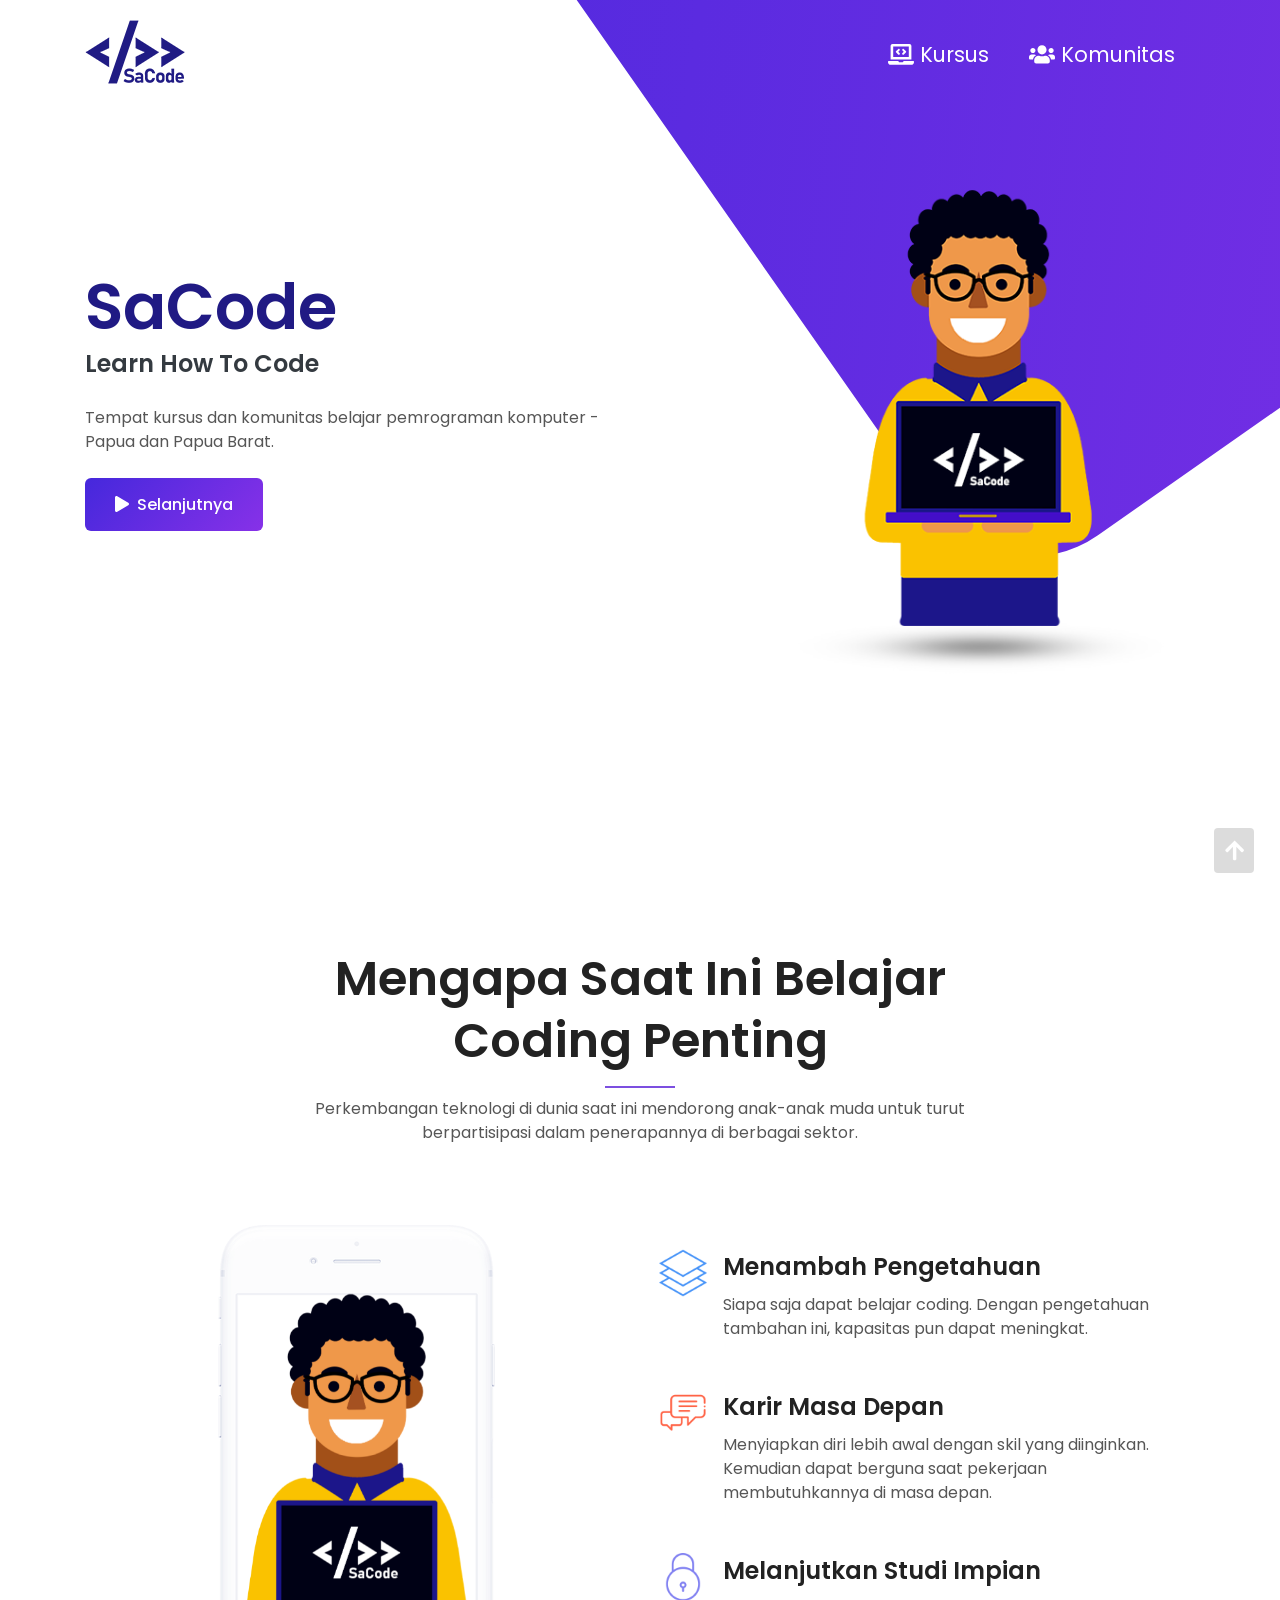
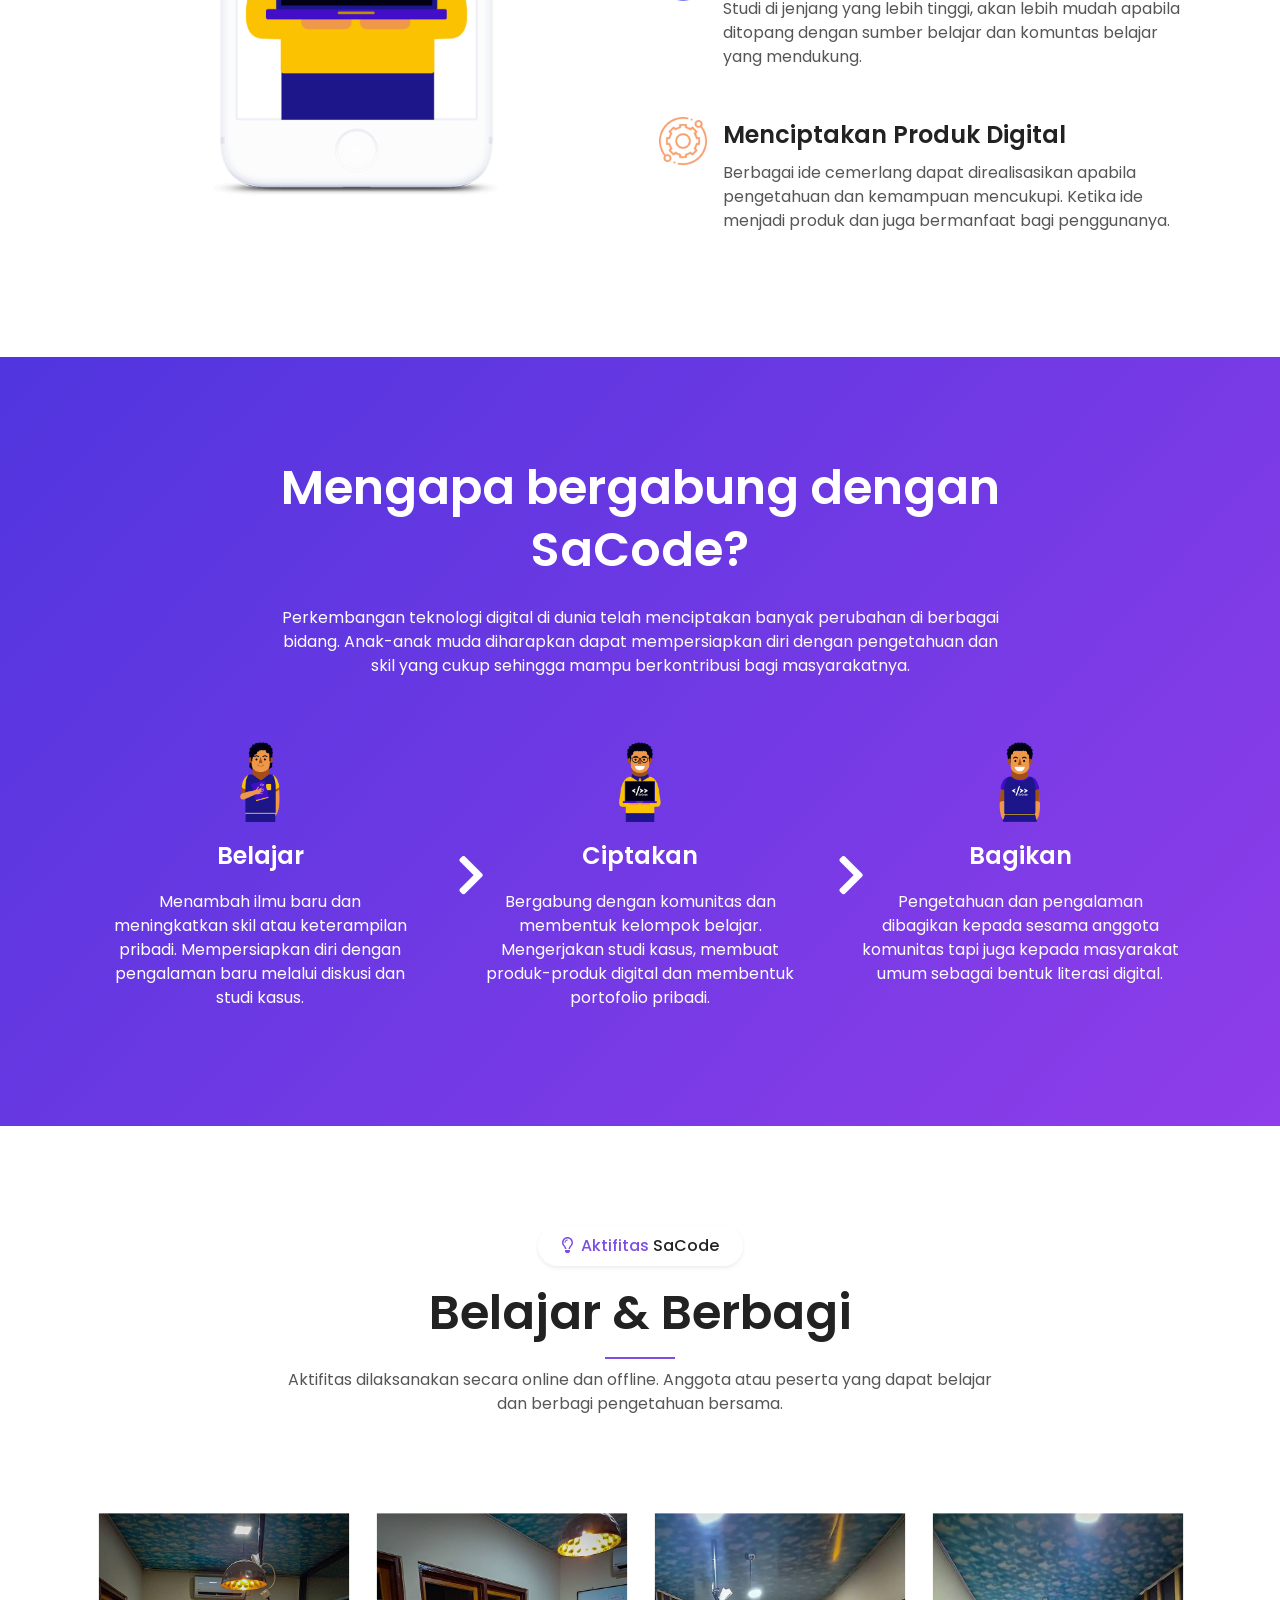
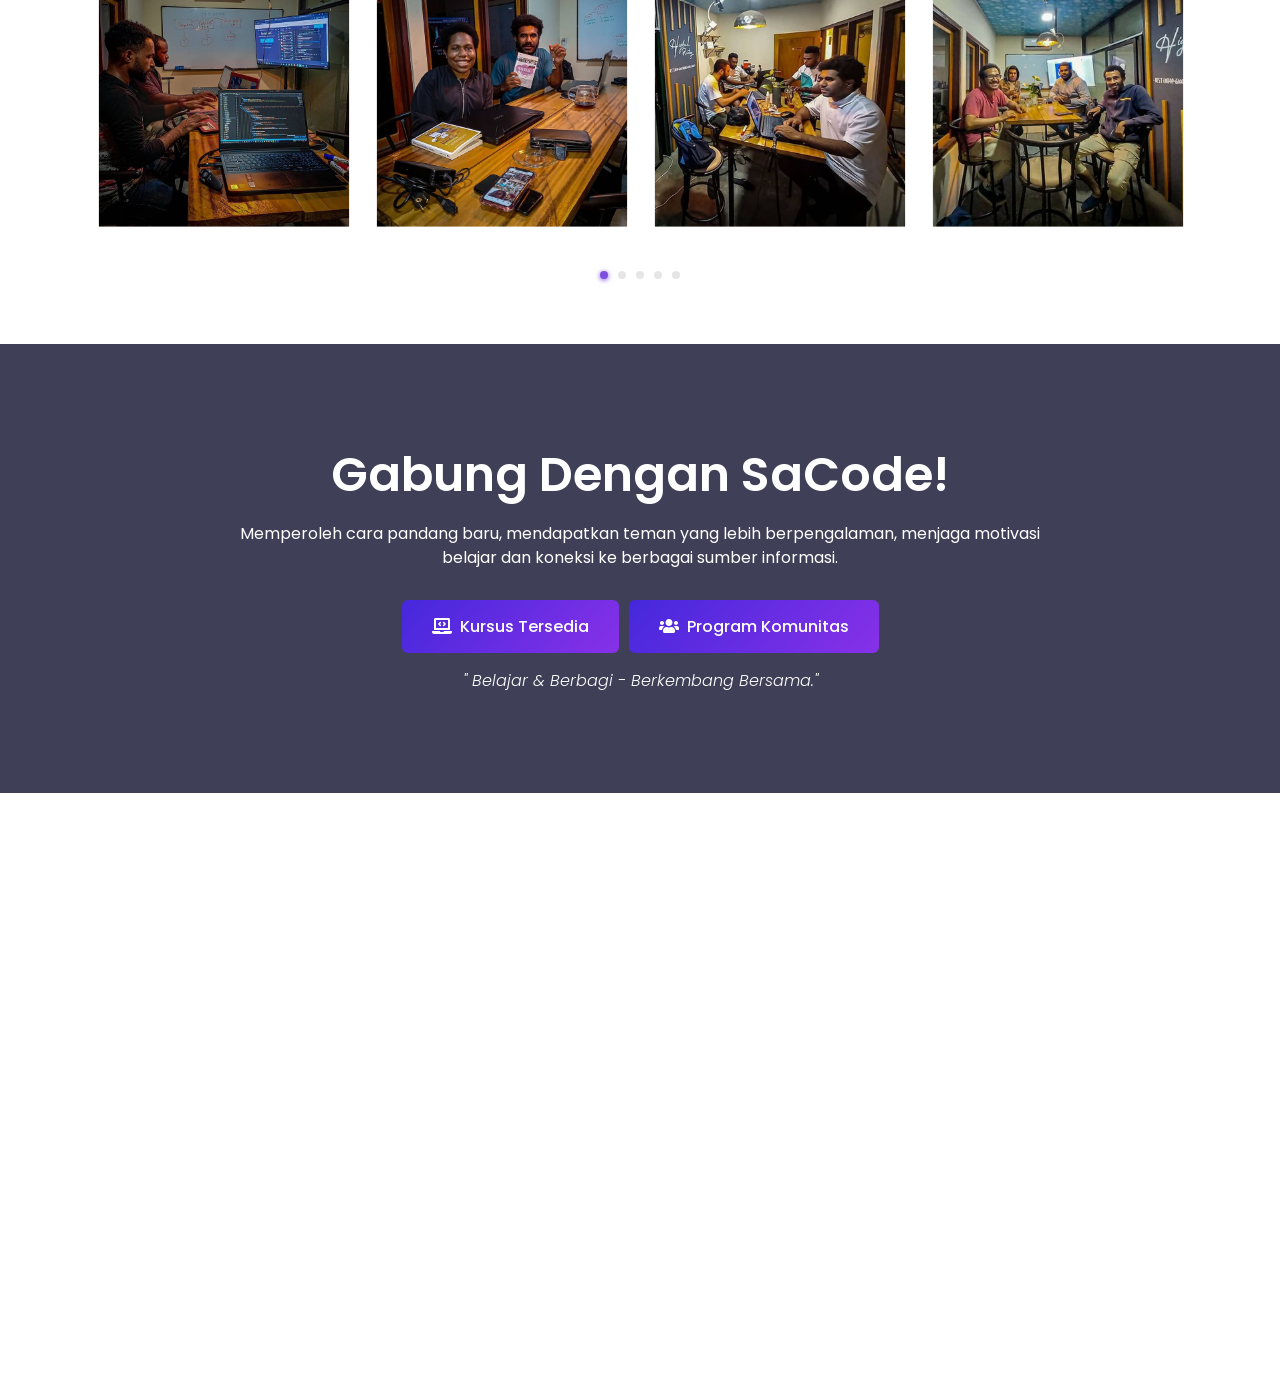
<file: index.html>
<!doctype html>
<html class="no-js" lang="en">

<head>
    <meta charset="UTF-8">
    <meta name="description" content="">
    <meta http-equiv="X-UA-Compatible" content="IE=edge">
    <meta name="viewport" content="width=device-width, initial-scale=1, shrink-to-fit=no">
    <!-- The above 4 meta tags *must* come first in the head; any other head content must come *after* these tags -->

    <!-- Title  -->
    <title>SaCode</title>
    <meta property="og:locale" content="id_ID" />
    <meta property="og:type" content="website" />
    <meta property="og:title" content="SaCode - Learn How To Code" />
    <meta property="og:description" content="Tempat kursus dan komunitas belajar pemrograman komputer -
        Papua dan Papua Barat." />
    <meta property="og:url" content="https://sacode.web.id/" />
    <meta property="og:site_name" content="SaCode - Learn How To Code" />
    <meta property="og:image" content="assets/img/logo/logo-sacode-blue.png" />

    <!-- Favicon  -->
    <link rel="icon" href="assets/img/favicon.png">

    <!-- ***** All CSS Files ***** -->

    <!-- Style css -->
    <link rel="stylesheet" href="assets/css/style.css">

</head>

<body class="homepage-4">
    <!--====== Scroll To Top Area Start ======-->
    <div id="scrollUp" title="Scroll To Top">
        <i class="fas fa-arrow-up"></i>
    </div>
    <!--====== Scroll To Top Area End ======-->

    <div class="main">
        <!-- ***** Header Start ***** -->
        <header class="navbar navbar-sticky navbar-expand-lg navbar-dark">
            <div class="container position-relative">
                <a class="navbar-brand" href="/">
                    <img class="navbar-brand-regular" src="assets/img/logo/logo-sacode.png" alt="brand-logo">
                    <img class="navbar-brand-sticky" src="assets/img/logo/logo-sacode.png" alt="sticky brand-logo">
                </a>
                <button class="navbar-toggler d-lg-none" type="button" data-toggle="navbarToggler"
                    aria-label="Toggle navigation">
                    <span class="navbar-toggler-icon"></span>
                </button>

                <div class="navbar-inner">
                    <!--  Mobile Menu Toggler -->
                    <button class="navbar-toggler d-lg-none" type="button" data-toggle="navbarToggler"
                        aria-label="Toggle navigation">
                        <span class="navbar-toggler-icon"></span>
                    </button>
                    <nav>
                        <ul class="navbar-nav" id="navbar-nav">
                            <li class="nav-item">
                                <a class="nav-link" href="kursus"> <i class="fas fa-laptop-code"></i>
                                    Kursus</a>
                            </li>
                            <li class="nav-item">
                                <a class="nav-link" href="komunitas"> <i class="fas fa-users"></i> Komunitas</a>
                            </li>

                        </ul>
                    </nav>
                </div>
            </div>
        </header>
        <!-- ***** Header End ***** -->

        <!-- ***** Welcome Area Start ***** -->
        <section id="home" class="section welcome-area bg-inherit h-100vh overflow-hidden">
            <div class="shapes-container">
                <div class="bg-shape"></div>
            </div>
            <div class="container h-100">
                <div class="row align-items-center h-100">
                    <!-- Welcome Intro Start -->
                    <div class="col-12 col-md-7">
                        <div class="welcome-intro">
                            <h1 style="color:#201a84">SaCode</h1>
                            <h3 class="text-dark text-capitalize">Learn How To Code</h3>
                            <p class="my-4">Tempat kursus dan komunitas belajar pemrograman komputer - <br>Papua dan
                                Papua
                                Barat.
                            </p>
                            <a href="#mengapa-penting" class="btn scroll"> <i class="fas fa-play mr-1"></i>
                                Selanjutnya</a>
                        </div>
                    </div>
                    <div class="col-12 col-md-5">
                        <!-- Welcome Thumb -->
                        <div class="welcome-thumb" data-aos="fade-down" data-aos-delay="500" data-aos-duration="1000">
                            <img src="assets/img/welcome/jhon-sacode-avatar.png" alt="">
                        </div>
                    </div>
                </div>
            </div>
        </section>
        <!-- ***** Welcome Area End ***** -->




        <!-- ***** Features Area Start ***** -->
        <section id="mengapa-penting" class="section features-area overflow-hidden mt-5 ptb_100">
            <div class="container">
                <div class="row justify-content-center">
                    <div class="col-12 col-md-10 col-lg-8">
                        <!-- Section Heading -->
                        <div class="section-heading text-center">
                            <h2>Mengapa Saat Ini Belajar Coding Penting</h2>
                            <p class="d-none d-sm-block mt-4">Perkembangan teknologi di
                                dunia saat ini mendorong
                                anak-anak muda untuk turut berpartisipasi dalam
                                penerapannya di berbagai sektor.
                            </p>
                            <p class="d-block d-sm-none mt-4">Perkembangan teknologi di
                                dunia saat ini mendorong
                                anak-anak muda untuk turut berpartisipasi dalam
                                penerapannya di berbagai sektor.</p>
                        </div>
                    </div>
                </div>
                <div class="row">
                    <div class="col-12 col-md-6">
                        <div class="features-slider-wrapper overflow-hidden">
                            <!-- Work Slider -->
                            <ul class="features-slider owl-carousel">
                                <li class="slide-item">
                                    <img src="assets/img/screenshots/sacode-avatar-man-leptop.png" alt="">
                                </li>
                                <li class="slide-item">
                                    <img src="assets/img/screenshots/sacode-avatar-woman.png" alt="">
                                </li>
                                <li class="slide-item">
                                    <img src="assets/img/screenshots/sacode-avatar-man.png" alt="">
                                </li>
                            </ul>
                        </div>
                    </div>
                    <div class="col-12 col-md-6 pt-4 pt-md-0">
                        <ul class="features-item">
                            <li>
                                <!-- Image Box -->
                                <div class="image-box media icon-1 px-1 py-3 py-md-4 wow fadeInRight"
                                    data-aos-duration="2s" data-wow-delay="0.2s">
                                    <!-- Featured Image -->
                                    <div class="featured-img mr-3">
                                        <img class="avatar-sm" src="assets/img/icon/featured-img/layers.png" alt="">
                                    </div>
                                    <!-- Icon Text -->
                                    <div class="icon-text media-body align-self-center align-self-md-start">
                                        <h3 class="mb-2">Menambah Pengetahuan</h3>
                                        <p>Siapa saja dapat belajar coding. Dengan
                                            pengetahuan tambahan ini, kapasitas
                                            pun dapat meningkat.</p>
                                    </div>
                                </div>
                            </li>
                            <li>
                                <!-- Image Box -->
                                <div class="image-box media icon-2 px-1 py-3 py-md-4 wow fadeInRight"
                                    data-aos-duration="2s" data-wow-delay="0.4s">
                                    <!-- Featured Image -->
                                    <div class="featured-img mr-3">
                                        <img class="avatar-sm" src="assets/img/icon/featured-img/speak.png" alt="">
                                    </div>
                                    <!-- Icon Text -->
                                    <div class="icon-text media-body align-self-center align-self-md-start">
                                        <h3 class="mb-2">Karir Masa Depan</h3>
                                        <p>Menyiapkan diri lebih awal dengan skil yang
                                            diinginkan. Kemudian dapat
                                            berguna saat pekerjaan membutuhkannya di
                                            masa depan.</p>
                                    </div>
                                </div>
                            </li>
                            <li>
                                <!-- Image Box -->
                                <div class="image-box media icon-3 px-1 py-3 py-md-4 wow fadeInRight"
                                    data-aos-duration="2s" data-wow-delay="0.6s">
                                    <!-- Featured Image -->
                                    <div class="featured-img mr-3">
                                        <img class="avatar-sm" src="assets/img/icon/featured-img/lock.png" alt="">
                                    </div>
                                    <!-- Icon Text -->
                                    <div class="icon-text media-body align-self-center align-self-md-start">
                                        <h3 class="mb-2">Melanjutkan Studi Impian</h3>
                                        <p>Studi di jenjang yang lebih tinggi, akan
                                            lebih mudah apabila ditopang dengan
                                            sumber belajar dan komuntas belajar yang
                                            mendukung.</p>
                                    </div>
                                </div>
                            </li>
                            <li>
                                <!-- Image Box -->
                                <div class="image-box media icon-4 px-1 py-3 py-md-4 wow fadeInRight"
                                    data-aos-duration="2s" data-wow-delay="0.8s">
                                    <!-- Featured Image -->
                                    <div class="featured-img mr-3">
                                        <img class="avatar-sm" src="assets/img/icon/featured-img/support.png" alt="">
                                    </div>
                                    <!-- Icon Text -->
                                    <div class="icon-text media-body align-self-center align-self-md-start">
                                        <h3 class="mb-2">Menciptakan Produk Digital</h3>
                                        <p>Berbagai ide cemerlang dapat direalisasikan
                                            apabila pengetahuan dan kemampuan
                                            mencukupi. Ketika ide menjadi produk dan
                                            juga bermanfaat bagi penggunanya.
                                        </p>
                                    </div>
                                </div>
                            </li>
                        </ul>
                    </div>
                </div>
            </div>
        </section>
        <!-- ***** Features Area End ***** -->

        <!-- ***** Work Area Start ***** -->
        <section class="section work-area bg-overlay overflow-hidden ptb_100">
            <div class="container">
                <div class="row justify-content-center">
                    <div class="col-12 col-md-10 col-lg-8">
                        <!-- Work Content -->
                        <div class="work-content text-center">
                            <h2 class="text-white">Mengapa bergabung dengan SaCode?</h2>
                            <p class="d-none d-sm-block text-white my-3 mt-sm-4 mb-sm-5">
                                Perkembangan teknologi digital di dunia telah menciptakan banyak perubahan di berbagai
                                bidang. Anak-anak muda diharapkan dapat mempersiapkan diri dengan pengetahuan dan skil
                                yang cukup sehingga mampu
                                berkontribusi bagi masyarakatnya.</p>
                            <p class="d-block d-sm-none text-white my-3">Perkembangan teknologi digital di dunia telah
                                menciptakan banyak perubahan di berbagai
                                bidang. Anak-anak muda diharapkan dapat mempersiapkan diri dengan pengetahuan dan skil
                                yang cukup sehingga mampu
                                berkontribusi bagi masyarakatnya.
                            </p>
                        </div>
                    </div>
                </div>
                <div class="row">
                    <div class="col-12 col-md-4">
                        <!-- Single Work -->
                        <div class="single-work text-center p-3">
                            <!-- Work Icon -->
                            <div class="work-icon">
                                <img class="avatar-lg" src="assets/img/screenshots/sacode-avatar-woman-200.png" alt="">
                            </div>
                            <h3 class="text-white py-3">Belajar</h3>
                            <p class="text-white">
                                Menambah ilmu baru dan meningkatkan skil atau keterampilan pribadi. Mempersiapkan diri
                                dengan
                                pengalaman baru melalui diskusi dan studi kasus.</p>
                        </div>
                    </div>
                    <div class="col-12 col-md-4">
                        <!-- Single Work -->
                        <div class="single-work text-center p-3">
                            <!-- Work Icon -->
                            <div class="work-icon">
                                <img class="avatar-lg" src="assets/img/screenshots/sacode-avatar-man-laptop-200.png"
                                    alt="">
                            </div>
                            <h3 class="text-white py-3">Ciptakan</h3>
                            <p class="text-white">
                                Bergabung dengan komunitas dan membentuk kelompok belajar. Mengerjakan studi kasus,
                                membuat produk-produk digital dan membentuk portofolio pribadi.</p>
                        </div>
                    </div>
                    <div class="col-12 col-md-4">
                        <!-- Single Work -->
                        <div class="single-work text-center p-3">
                            <!-- Work Icon -->
                            <div class="work-icon">
                                <img class="avatar-lg" src="assets/img/screenshots/sacode-avatar-man-200.png" alt=""
                                    height="100%">
                            </div>
                            <h3 class="text-white py-3">Bagikan</h3>
                            <p class="text-white">
                                Pengetahuan dan pengalaman dibagikan kepada sesama anggota komunitas tapi juga kepada
                                masyarakat umum sebagai bentuk literasi digital.</p>
                        </div>
                    </div>
                </div>
            </div>
        </section>
        <!-- ***** Work Area End ***** -->


        <!-- ***** Screenshots Area Start ***** -->
        <section id="screenshots" class="section screenshots-area ptb_100">
            <div class="container">
                <div class="row justify-content-center">
                    <div class="col-12 col-md-10 col-lg-8">
                        <!-- Section Heading -->
                        <div class="section-heading text-center">
                            <span class="d-inline-block rounded-pill shadow-sm fw-5 px-4 py-2 mb-3">
                                <i class="far fa-lightbulb text-primary mr-1"></i>
                                <span class="text-primary">Aktifitas</span>
                                SaCode
                            </span>
                            <h2 class="text-capitalize">Belajar &amp; Berbagi</h2>
                            <p class="d-none d-sm-block mt-4">Aktifitas dilaksanakan secara online dan offline. Anggota
                                atau peserta yang dapat belajar dan berbagi pengetahuan bersama.
                            </p>
                            <p class="d-block d-sm-none mt-4">Aktifitas dilaksanakan secara online dan offline. Anggota
                                atau peserta yang dapat belajar dan berbagi pengetahuan bersama.</p>
                        </div>
                    </div>
                </div>
                <div class="row">
                    <div class="col-12">
                        <!-- App Screenshot Slider Area -->
                        <div class="app-screenshots">
                            <!-- Single Screenshot Item -->
                            <div class="single-screenshot">
                                <img src="assets/img/screenshots/sacode-pic-1.jpg" alt="">
                            </div>
                            <!-- Single Screenshot Item -->
                            <div class="single-screenshot">
                                <img src="assets/img/screenshots/sacode-pic-2.jpg" alt="">
                            </div>
                            <!-- Single Screenshot Item -->
                            <div class="single-screenshot">
                                <img src="assets/img/screenshots/sacode-pic-3.jpg" alt="">
                            </div>
                            <!-- Single Screenshot Item -->
                            <div class="single-screenshot">
                                <img src="assets/img/screenshots/sacode-pic-4.jpg" alt="">
                            </div>
                            <!-- Single Screenshot Item -->
                            <div class="single-screenshot">
                                <img src="assets/img/screenshots/sacode-pic-5.jpg" alt="">
                            </div>
                        </div>
                    </div>
                </div>
            </div>
        </section>
        <!-- ***** Screenshots Area End ***** -->

        <!-- ***** Download Area Start ***** -->
        <section class="section download-area overlay-dark ptb_100">
            <div class="container">
                <div class="row justify-content-center">
                    <div class="col-12 col-md-10 col-lg-9">
                        <!-- Download Text -->
                        <div class="download-text text-center">
                            <h2 class="text-white">Gabung Dengan SaCode!</h2>
                            <p class="text-white my-3 d-none d-sm-block">Memperoleh cara pandang baru, mendapatkan teman
                                yang lebih berpengalaman, menjaga motivasi belajar dan koneksi ke berbagai sumber
                                informasi.</p>
                            <p class="text-white my-3 d-block d-sm-none">Memperoleh cara pandang baru, mendapatkan teman
                                yang lebih berpengalaman, menjaga motivasi belajar dan koneksi ke berbagai sumber
                                informasi.</p>
                            <!-- Store Buttons -->
                            <div class="button-group store-buttons d-flex justify-content-center">
                                <a href="kursus" class="btn btn-lg btn-primary">
                                    <i class="fas fa-laptop-code mr-1"></i> Kursus Tersedia
                                </a>
                                <a href="komunitas" class="btn btn-lg btn-primary">
                                    <i class="fas fa-users mr-1"></i> Program Komunitas
                                </a>
                            </div>
                            <span class="d-inline-block text-white fw-3 font-italic mt-3">" Belajar & Berbagi -
                                Berkembang Bersama."</span>
                        </div>
                    </div>
                </div>
            </div>
        </section>
        <!-- ***** Download Area End ***** -->


        <!--====== Height Emulator Area Start ======-->
        <div class="height-emulator d-none d-lg-block"></div>
        <!--====== Height Emulator Area End ======-->

        <!--====== Footer Area Start ======-->
        <footer class="footer-area footer-fixed">
            <!-- Footer Top -->
            <div class="footer-top ptb_100">
                <div class="container">
                    <div class="row">
                        <div class="col-12 col-sm-6 col-lg-3">
                            <!-- Footer Items -->
                            <div class="footer-items">
                                <!-- Courses Description -->
                                <h3>Paket Kursus</h3>
                                <p class="mt-2 mb-3">Membekali diri dengan pengetahuan dasar.</p>
                                <p class="mt-2 mb-3">Mengetahui cara belajar dan informasi tentang sumber-sumber
                                    belajar.</p>
                                <hr>
                                <a href="404" class="btn"><i class="fas fa-laptop-code mr-1"></i>
                                    Selengkapnya</a>
                            </div>
                        </div>
                        <div class="col-12 col-sm-6 col-lg-3">
                            <!-- Footer Items -->
                            <div class="footer-items">

                                <!-- Footer Title -->
                                <ul>
                                    <li class="py-2">
                                        <a href="#">
                                            <img src="assets/img/courses/01.png" alt="" class="img img-thumbnail">
                                        </a>
                                    </li>
                                </ul>
                            </div>
                        </div>
                        <div class="col-12 col-sm-6 col-lg-3">
                            <!-- Footer Items -->
                            <div class="footer-items">
                                <!-- Footer Title -->
                                <ul>
                                    <a href="#">
                                        <img src="assets/img/courses/02.png" alt="" class="img img-thumbnail">
                                    </a>
                                </ul>
                            </div>
                        </div>
                        <div class="col-12 col-sm-6 col-lg-3">
                            <!-- Footer Items -->
                            <div class="footer-items">
                                <!-- Footer Title -->
                                <ul>
                                    <a href="#">
                                        <img src="assets/img/courses/03.png" alt="" class="img img-thumbnail">
                                    </a>
                                </ul>
                            </div>
                        </div>
                    </div>
                </div>
            </div>
            <!-- Footer Bottom -->
            <div class="footer-bottom">
                <div class="container">
                    <div class="row">
                        <div class="col-12">
                            <!-- Copyright Area -->
                            <div
                                class="copyright-area d-flex flex-wrap justify-content-center justify-content-sm-between text-center py-4">
                                <!-- Copyright Left -->
                                <div class="copyright-left">
                                    <!-- Social Media -->
                                    <a href="https://instagram.com/sacode.papua" target="_blank" class="mr-2">
                                        <i class="fab fa-instagram"></i> Instagram
                                    </a>
                                    <a href="https://linkedin.com/" target="_blank" class="mr-2">
                                        <i class="fab fa-linkedin"></i> Linkedin
                                    </a>
                                    <a href="https://fb.me/sacode-papua" target="_blank" class="mr-2">
                                        <i class="fab fa-facebook"></i> Facebook
                                    </a>
                                    <a href="https://www.youtube.com/channel/UCXo-R3CHFiX8UTgnKbqu3ag" target="_blank"
                                        class="">
                                        <i class="fab fa-youtube"></i> Youtube
                                    </a>
                                </div>
                                <!-- Copyright Right -->
                                <div class="copyright-right">&copy; Copyrights 2021 <b>SaCode</b> All rights reserved.
                                </div>
                            </div>
                        </div>
                    </div>
                </div>
        </footer>
        <!--====== Footer Area End ======-->
    </div>


    <!-- ***** All jQuery Plugins ***** -->

    <!-- jQuery(necessary for all JavaScript plugins) -->
    <script src="assets/js/jquery/jquery.min.js"></script>

    <!-- Bootstrap js -->
    <script src="assets/js/bootstrap/popper.min.js"></script>
    <script src="assets/js/bootstrap/bootstrap.min.js"></script>

    <!-- Plugins js -->
    <script src="assets/js/plugins/plugins.min.js"></script>

    <!-- Active js -->
    <script src="assets/js/active.js"></script>
</body>

</html>
</file>
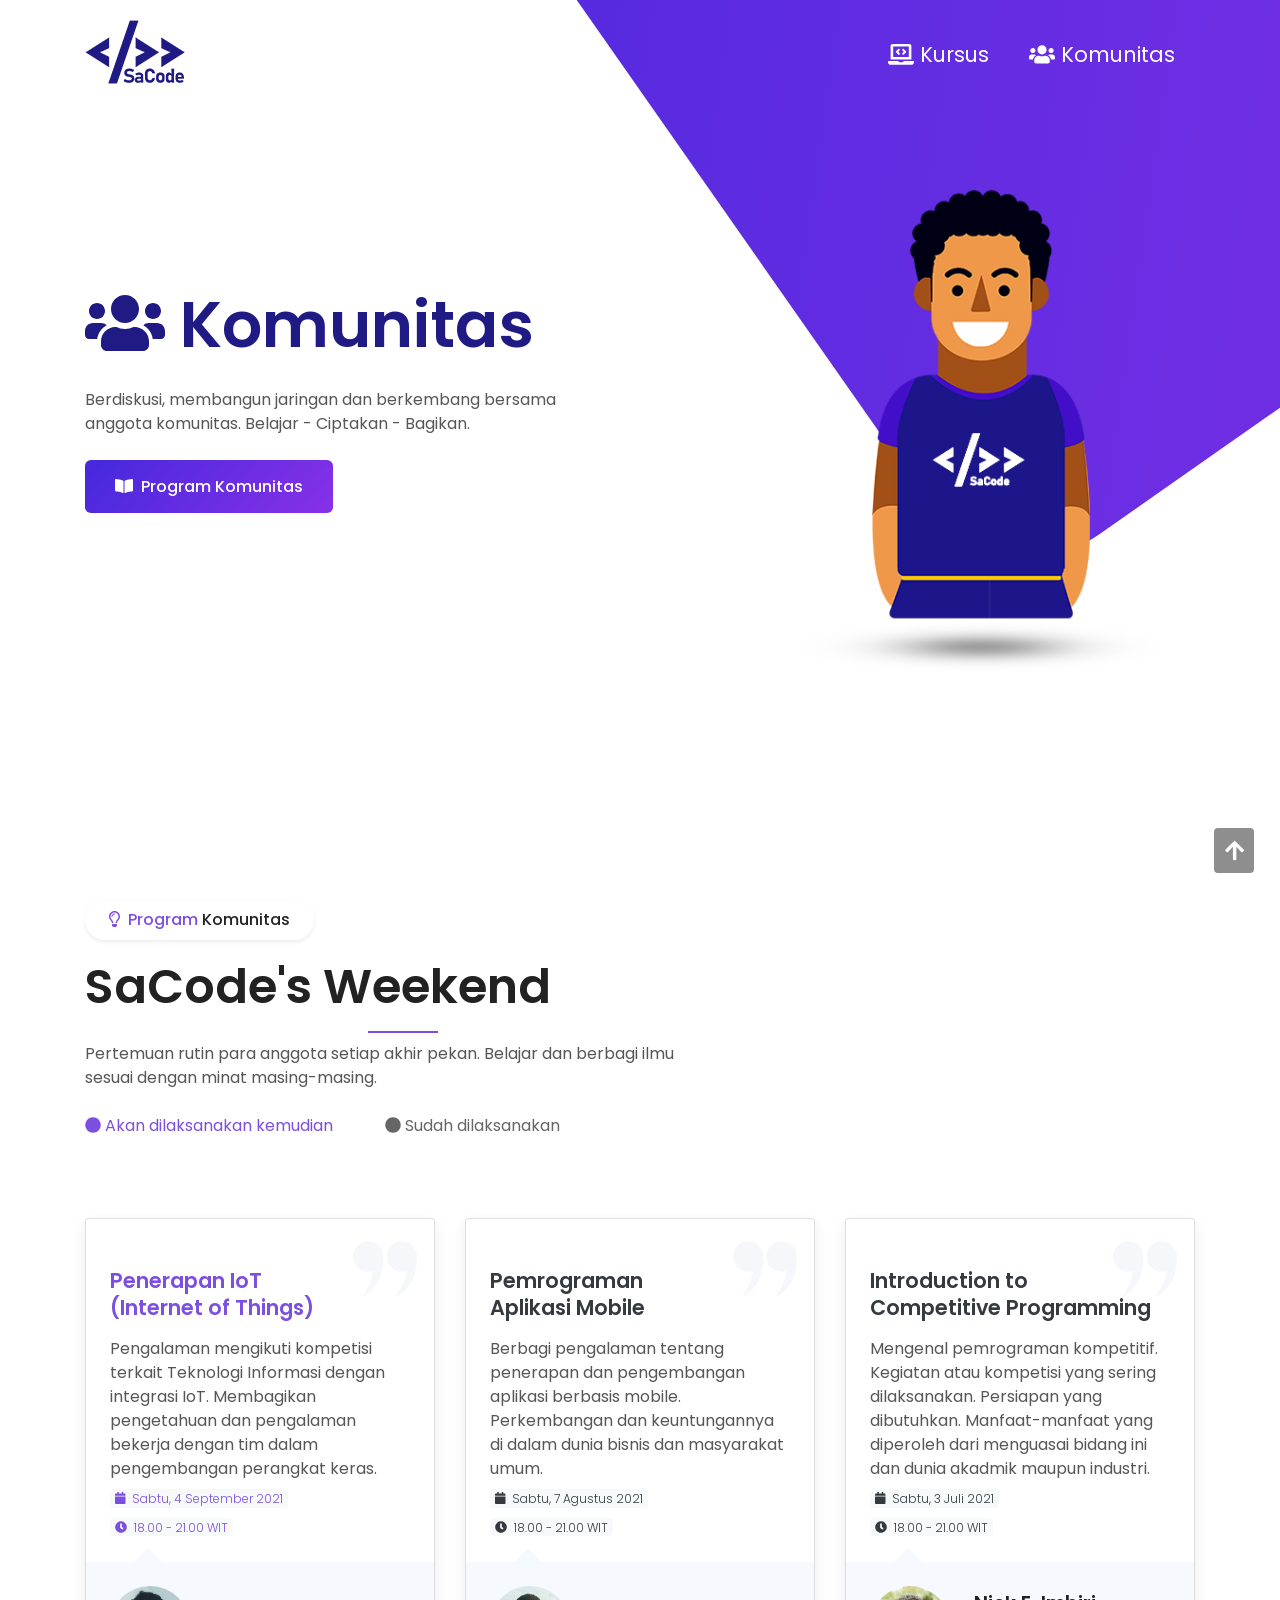
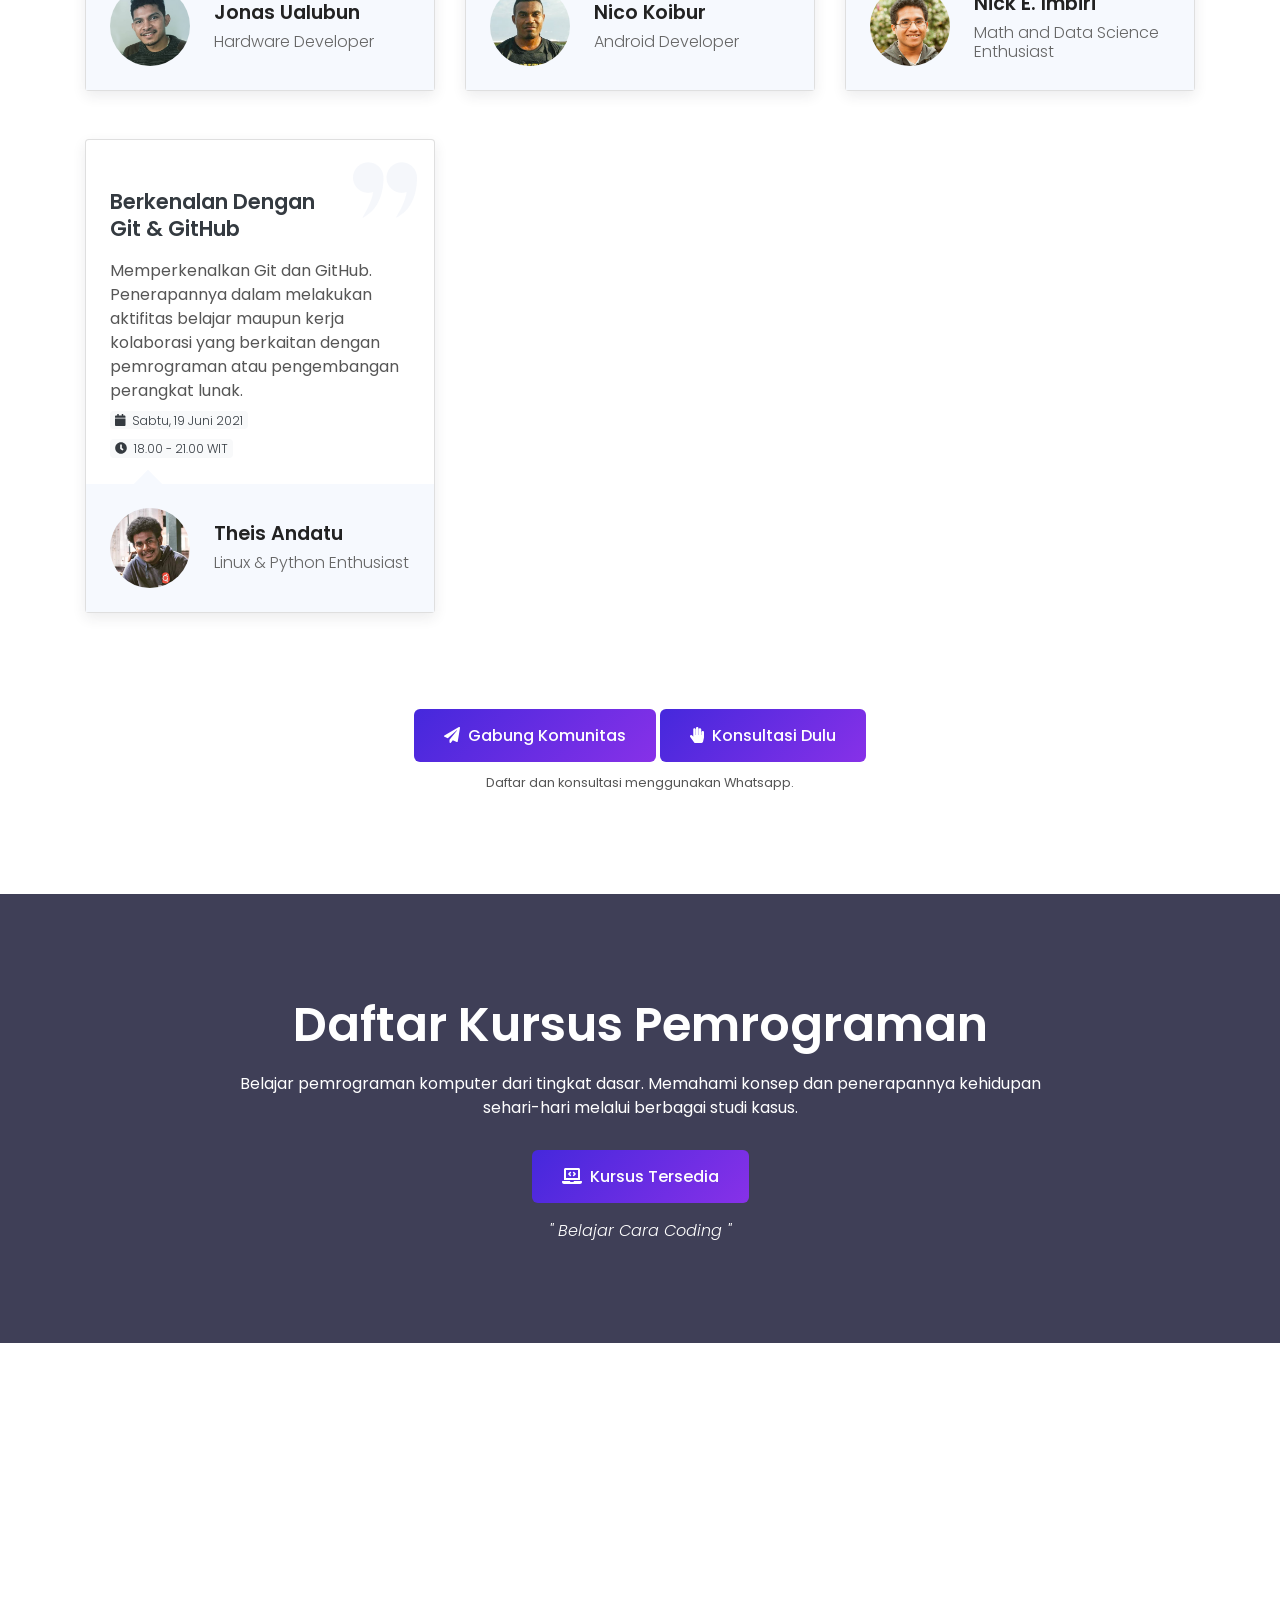
<file: komunitas.html>
<!doctype html>
<html class="no-js" lang="en">

<head>
    <meta charset="UTF-8">
    <meta name="description" content="">
    <meta http-equiv="X-UA-Compatible" content="IE=edge">
    <meta name="viewport" content="width=device-width, initial-scale=1, shrink-to-fit=no">
    <!-- The above 4 meta tags *must* come first in the head; any other head content must come *after* these tags -->

    <!-- Title  -->
    <title>SaCode</title>
    <meta property="og:locale" content="id_ID" />
    <meta property="og:type" content="website" />
    <meta property="og:title" content="Komunitas SaCode - Learn How To Code" />
    <meta property="og:description" content="Berdiskusi, membangun jaringan dan berkembang bersama
    anggota komunitas. Belajar - Ciptakan - Bagikan." />
    <meta property="og:url" content="https://sacode.web.id/komuntias" />
    <meta property="og:site_name" content="SaCode - Learn How To Code" />
    <meta property="og:image" content="assets/img/logo/logo-sacode-blue.png" />

    <!-- Favicon  -->
    <link rel="icon" href="assets/img/favicon.png">

    <!-- ***** All CSS Files ***** -->

    <!-- Style css -->
    <link rel="stylesheet" href="assets/css/style.css">

</head>

<body class="homepage-4">
    <!--====== Scroll To Top Area Start ======-->
    <div id="scrollUp" title="Scroll To Top">
        <i class="fas fa-arrow-up"></i>
    </div>
    <!--====== Scroll To Top Area End ======-->

    <div class="main">
        <!-- ***** Header Start ***** -->
        <header class="navbar navbar-sticky navbar-expand-lg navbar-dark">
            <div class="container position-relative">
                <a class="navbar-brand" href="/">
                    <img class="navbar-brand-regular" src="assets/img/logo/logo-sacode.png" alt="brand-logo">
                    <img class="navbar-brand-sticky" src="assets/img/logo/logo-sacode.png" alt="sticky brand-logo">
                </a>
                <button class="navbar-toggler d-lg-none" type="button" data-toggle="navbarToggler"
                    aria-label="Toggle navigation">
                    <span class="navbar-toggler-icon"></span>
                </button>

                <div class="navbar-inner">
                    <!--  Mobile Menu Toggler -->
                    <button class="navbar-toggler d-lg-none" type="button" data-toggle="navbarToggler"
                        aria-label="Toggle navigation">
                        <span class="navbar-toggler-icon"></span>
                    </button>
                    <nav>
                        <ul class="navbar-nav" id="navbar-nav">
                            <li class="nav-item">
                                <a class="nav-link" href="kursus"> <i class="fas fa-laptop-code"></i>
                                    Kursus</a>
                            </li>
                            <li class="nav-item">
                                <a class="nav-link" href="komunitas"> <i class="fas fa-users"></i> Komunitas</a>
                            </li>

                        </ul>
                    </nav>
                </div>
            </div>
        </header>
        <!-- ***** Header End ***** -->

        <!-- ***** Welcome Area Start ***** -->
        <section id="home" class="section welcome-area bg-inherit h-100vh overflow-hidden">
            <div class="shapes-container">
                <div class="bg-shape"></div>
            </div>
            <div class="container h-100">
                <div class="row align-items-center h-100">
                    <!-- Welcome Intro Start -->
                    <div class="col-12 col-md-7">
                        <div class="welcome-intro">
                            <h1 style="color:#201a84"><i class="fas fa-users"></i> Komunitas</h1>
                            <p class="my-4">Berdiskusi, membangun jaringan dan berkembang bersama <br> anggota
                                komunitas. Belajar - Ciptakan - Bagikan.
                            </p>
                            <a href="#programs" class="btn scroll"> <i class="fas fa-book-open mr-1"></i>
                                Program Komunitas</a>
                        </div>
                    </div>
                    <div class="col-12 col-md-5">
                        <!-- Welcome Thumb -->
                        <div class="welcome-thumb" data-aos="fade-down" data-aos-delay="500" data-aos-duration="1000">
                            <img src="assets/img/welcome/theis-sacode-avatar.png" alt="">
                        </div>
                    </div>
                </div>
            </div>
        </section>
        <!-- ***** Welcome Area End ***** -->



        <!-- ***** Programs Area Start ***** -->
        <section id="programs" class="review-area ptb_100">
            <div class="container">
                <div class="row">
                    <div class="col-12 col-md-10 col-lg-7">
                        <!-- Section Heading -->
                        <div class="section-heading">
                            <span class="d-inline-block rounded-pill shadow-sm fw-5 px-4 py-2 mb-3">
                                <i class="far fa-lightbulb text-primary mr-1"></i>
                                <span class="text-primary">Program</span>
                                Komunitas
                            </span>
                            <h2>SaCode's Weekend</h2>
                            <p class="d-none d-sm-block mt-4">Pertemuan rutin para anggota setiap akhir pekan.
                                Belajar dan berbagi ilmu sesuai dengan minat masing-masing. <br> <br>
                                <span class="text-primary"><i class="fas fa-circle"></i> Akan dilaksanakan
                                    kemudian</span>
                                <span class="text-secondary ml-lg-5"><i class="fas fa-circle"></i> Sudah
                                    dilaksanakan</span>
                            </p>
                            <p class="d-block d-sm-none mt-4">Pertemuan rutin para anggota setiap akhir pekan.
                                Belajar dan berbagi ilmu sesuai dengan minat masing-masing. <br> <br>
                                <span class="text-primary"><i class="fas fa-circle"></i> Akan dilaksanakan
                                    kemudian</span>
                                <span class="text-secondary ml-lg-5"><i class="fas fa-circle"></i> Sudah
                                    dilaksanakan</span>
                            </p>
                        </div>
                    </div>
                </div>
                <div class="row">
                    <div class="col-12 col-md-6 col-lg-4 mb-5 res-margin">
                        <!-- Single Review -->
                        <div class="single-review card">
                            <!-- Card Top -->
                            <div class="card-top p-4">
                                <h4 class="text-primary mt-4 mb-3">Penerapan IoT<br> (Internet of Things)</h4>
                                <!-- Review Text -->
                                <div class="review-text">
                                    <p>Pengalaman mengikuti kompetisi terkait Teknologi Informasi dengan integrasi IoT.
                                        Membagikan pengetahuan dan pengalaman bekerja dengan tim
                                        dalam pengembangan perangkat keras.</p>
                                    <span class="badge badge-dark bg-light mt-2 fw-3 text-primary">
                                        <i class="fas fa-calendar mr-1"></i> Sabtu, 4 September 2021
                                    </span> <br>
                                    <span class="badge badge-dark bg-light mt-2 fw-3 text-primary">
                                        <i class="fas fa-clock mr-1"></i> 18.00 - 21.00 WIT
                                    </span>
                                </div>

                                <!-- Quotation Icon -->
                                <div class="quot-icon">
                                    <img class="avatar-md" src="assets/img/icon/quote.png" alt="">
                                </div>
                            </div>
                            <!-- Reviewer -->
                            <div class="reviewer media bg-gray p-4">
                                <!-- Reviewer Thumb -->
                                <div class="reviewer-thumb">
                                    <img class="avatar-lg radius-100"
                                        src="assets/img/sacodesweekend/sacodesweekend-jonas.png" alt="">
                                </div>
                                <!-- Reviewer Media -->
                                <div class="reviewer-meta media-body align-self-center ml-4">
                                    <h5 class="reviewer-name color-primary mb-2">Jonas Ualubun</h5>
                                    <h6 class="text-secondary fw-3">Hardware Developer</h6>
                                </div>
                            </div>
                        </div>
                    </div>
                    <div class="col-12 col-md-6 col-lg-4 mb-5 res-margin">
                        <!-- Single Review -->
                        <div class="single-review card">
                            <!-- Card Top -->
                            <div class="card-top p-4">
                                <h4 class="text-dark mt-4 mb-3">Pemrograman<br> Aplikasi Mobile</h4>
                                <!-- Review Text -->
                                <div class="review-text">
                                    <p>Berbagi pengalaman tentang penerapan dan pengembangan aplikasi berbasis mobile.
                                        Perkembangan dan keuntungannya di dalam dunia bisnis dan masyarakat umum.</p>
                                    <span class="badge badge-dark bg-light mt-2 fw-3 text-dark">
                                        <i class="fas fa-calendar mr-1"></i> Sabtu, 7 Agustus 2021
                                    </span> <br>
                                    <span class="badge badge-dark bg-light mt-2 fw-3 text-dark">
                                        <i class="fas fa-clock mr-1"></i> 18.00 - 21.00 WIT
                                    </span>
                                </div>

                                <!-- Quotation Icon -->
                                <div class="quot-icon">
                                    <img class="avatar-md" src="assets/img/icon/quote.png" alt="">
                                </div>
                            </div>
                            <!-- Reviewer -->
                            <div class="reviewer media bg-gray p-4">
                                <!-- Reviewer Thumb -->
                                <div class="reviewer-thumb">
                                    <img class="avatar-lg radius-100"
                                        src="assets/img/sacodesweekend/sacodesweekend-nico.png" alt="">
                                </div>
                                <!-- Reviewer Media -->
                                <div class="reviewer-meta media-body align-self-center ml-4">
                                    <h5 class="reviewer-name color-primary mb-2">Nico Koibur</h5>
                                    <h6 class="text-secondary fw-3">Android Developer</h6>
                                </div>
                            </div>
                        </div>
                    </div>
                    <div class="col-12 col-md-6 col-lg-4 mb-5 res-margin">
                        <!-- Single Review -->
                        <div class="single-review card">
                            <!-- Card Top -->
                            <div class="card-top p-4">
                                <h4 class="text-dark mt-4 mb-3">Introduction to<br> Competitive Programming</h4>
                                <!-- Review Text -->
                                <div class="review-text">
                                    <p>Mengenal pemrograman kompetitif. Kegiatan atau kompetisi yang sering
                                        dilaksanakan. Persiapan yang dibutuhkan. Manfaat-manfaat yang diperoleh dari
                                        menguasai bidang ini dan dunia akadmik maupun industri.</p>
                                    <span class="badge badge-dark bg-light mt-2 fw-3 text-dark">
                                        <i class="fas fa-calendar mr-1"></i> Sabtu, 3 Juli 2021
                                    </span> <br>
                                    <span class="badge badge-dark bg-light mt-2 fw-3 text-dark">
                                        <i class="fas fa-clock mr-1"></i> 18.00 - 21.00 WIT
                                    </span>
                                </div>

                                <!-- Quotation Icon -->
                                <div class="quot-icon">
                                    <img class="avatar-md" src="assets/img/icon/quote.png" alt="">
                                </div>
                            </div>
                            <!-- Reviewer -->
                            <div class="reviewer media bg-gray p-4">
                                <!-- Reviewer Thumb -->
                                <div class="reviewer-thumb">
                                    <img class="avatar-lg radius-100"
                                        src="assets/img/sacodesweekend/sacodesweekend-nick.png" alt="">
                                </div>
                                <!-- Reviewer Media -->
                                <div class="reviewer-meta media-body align-self-center ml-4">
                                    <h5 class="reviewer-name color-primary mb-2">Nick E. Imbiri</h5>
                                    <h6 class="text-secondary fw-3">Math and Data Science Enthusiast</h6>
                                </div>
                            </div>
                        </div>
                    </div>
                    <div class="col-12 col-md-6 col-lg-4 mb-5 res-margin">
                        <!-- Single Review -->
                        <div class="single-review card">
                            <!-- Card Top -->
                            <div class="card-top p-4">
                                <h4 class="text-dark mt-4 mb-3">Berkenalan Dengan <br> Git & GitHub</h4>
                                <!-- Review Text -->
                                <div class="review-text">
                                    <p>Memperkenalkan Git dan GitHub. Penerapannya dalam melakukan aktifitas belajar
                                        maupun kerja kolaborasi yang berkaitan dengan pemrograman atau pengembangan
                                        perangkat
                                        lunak.</p>
                                    <span class="badge badge-dark bg-light mt-2 fw-3 text-dark">
                                        <i class="fas fa-calendar mr-1"></i> Sabtu, 19 Juni 2021
                                    </span> <br>
                                    <span class="badge badge-dark bg-light mt-2 fw-3 text-dark">
                                        <i class="fas fa-clock mr-1"></i> 18.00 - 21.00 WIT
                                    </span>
                                </div>

                                <!-- Quotation Icon -->
                                <div class="quot-icon">
                                    <img class="avatar-md" src="assets/img/icon/quote.png" alt="">
                                </div>
                            </div>
                            <!-- Reviewer -->
                            <div class="reviewer media bg-gray p-4">
                                <!-- Reviewer Thumb -->
                                <div class="reviewer-thumb">
                                    <img class="avatar-lg radius-100"
                                        src="assets/img/sacodesweekend/sacodesweekend-theis.png" alt="">
                                </div>
                                <!-- Reviewer Media -->
                                <div class="reviewer-meta media-body align-self-center ml-4">
                                    <h5 class="reviewer-name color-primary mb-2">Theis Andatu</h5>
                                    <h6 class="text-secondary fw-3">Linux & Python Enthusiast</h6>
                                </div>
                            </div>
                        </div>
                    </div>

                </div>

                <div class="row wow fadeInUp mt-5">
                    <div class="col-12 text-center">
                        <a href="https://wa.link/cdllbk" target="_blank" class="btn">
                            <div class="fas fa-paper-plane mr-1"></div> Gabung Komunitas
                        </a>
                        <a href="https://wa.link/e5fuha" target="_blank" class="btn">
                            <div class="fas fa-hand-paper mr-1"></div> Konsultasi Dulu
                        </a>
                    </div>
                    <div class="col-12 text-center mt-2">
                        <small>Daftar dan konsultasi menggunakan Whatsapp.</small>
                    </div>
                </div>

            </div>
        </section>
        <!-- ***** Programs Area End ***** -->





        <!-- ***** Download Area Start ***** -->
        <section class="section download-area overlay-dark ptb_100">
            <div class="container">
                <div class="row justify-content-center">
                    <div class="col-12 col-md-10 col-lg-9">
                        <!-- Download Text -->
                        <div class="download-text text-center">
                            <h2 class="text-white">Daftar Kursus Pemrograman</h2>
                            <p class="text-white my-3 d-none d-sm-block">Belajar pemrograman komputer dari tingkat
                                dasar. Memahami konsep dan penerapannya kehidupan sehari-hari melalui berbagai studi
                                kasus.</p>
                            <p class="text-white my-3 d-block d-sm-none">Belajar pemrograman komputer dari tingkat
                                dasar. Memahami konsep dan penerapannya kehidupan sehari-hari melalui berbagai studi
                                kasus.</p>
                            <!-- Store Buttons -->
                            <div class="button-group store-buttons d-flex justify-content-center">
                                <a href="kursus" class="btn btn-lg btn-primary">
                                    <i class="fas fa-laptop-code mr-1"></i> Kursus Tersedia
                                </a>
                            </div>
                            <span class="d-inline-block text-white fw-3 font-italic mt-3">" Belajar Cara Coding
                                "</span>
                        </div>
                    </div>
                </div>
            </div>
        </section>
        <!-- ***** Download Area End ***** -->


        <!--====== Height Emulator Area Start ======-->
        <div class="height-emulator d-none d-lg-block"></div>
        <!--====== Height Emulator Area End ======-->

        <!--====== Footer Area Start ======-->
        <footer class="footer-area footer-fixed">
            <!-- Footer Top -->
            <div class="footer-top ptb_100">
                <div class="container">
                    <div class="row">
                        <div class="col-12 col-sm-6 col-lg-3">
                            <!-- Footer Items -->
                            <div class="footer-items">
                                <!-- Courses Description -->
                                <h3>Paket Kursus</h3>
                                <p class="mt-2 mb-3">Membekali diri dengan pengetahuan dasar.</p>
                                <p class="mt-2 mb-3">Mengetahui cara belajar dan informasi tentang sumber-sumber
                                    belajar.</p>
                                <hr>
                                <a href="404" class="btn"><i class="fas fa-laptop-code mr-1"></i>
                                    Selengkapnya</a>
                            </div>
                        </div>
                        <div class="col-12 col-sm-6 col-lg-3">
                            <!-- Footer Items -->
                            <div class="footer-items">

                                <!-- Footer Title -->
                                <ul>
                                    <li class="py-2">
                                        <a href="#">
                                            <img src="assets/img/courses/01.png" alt="" class="img img-thumbnail">
                                        </a>
                                    </li>
                                </ul>
                            </div>
                        </div>
                        <div class="col-12 col-sm-6 col-lg-3">
                            <!-- Footer Items -->
                            <div class="footer-items">
                                <!-- Footer Title -->
                                <ul>
                                    <a href="#">
                                        <img src="assets/img/courses/02.png" alt="" class="img img-thumbnail">
                                    </a>
                                </ul>
                            </div>
                        </div>
                        <div class="col-12 col-sm-6 col-lg-3">
                            <!-- Footer Items -->
                            <div class="footer-items">
                                <!-- Footer Title -->
                                <ul>
                                    <a href="#">
                                        <img src="assets/img/courses/03.png" alt="" class="img img-thumbnail">
                                    </a>
                                </ul>
                            </div>
                        </div>
                    </div>
                </div>
            </div>
            <!-- Footer Bottom -->
            <div class="footer-bottom">
                <div class="container">
                    <div class="row">
                        <div class="col-12">
                            <!-- Copyright Area -->
                            <div
                                class="copyright-area d-flex flex-wrap justify-content-center justify-content-sm-between text-center py-4">
                                <!-- Copyright Left -->
                                <div class="copyright-left">
                                    <!-- Social Media -->
                                    <a href="https://instagram.com/sacode.papua" target="_blank" class="mr-2">
                                        <i class="fab fa-instagram"></i> Instagram
                                    </a>
                                    <a href="https://linkedin.com/" target="_blank" class="mr-2">
                                        <i class="fab fa-linkedin"></i> Linkedin
                                    </a>
                                    <a href="https://fb.me/sacode-papua" target="_blank" class="mr-2">
                                        <i class="fab fa-facebook"></i> Facebook
                                    </a>
                                    <a href="https://www.youtube.com/channel/UCXo-R3CHFiX8UTgnKbqu3ag" target="_blank"
                                        class="">
                                        <i class="fab fa-youtube"></i> Youtube
                                    </a>
                                </div>
                                <!-- Copyright Right -->
                                <div class="copyright-right">&copy; Copyrights 2021 <b>SaCode</b> All rights reserved.
                                </div>
                            </div>
                        </div>
                    </div>
                </div>
        </footer>
        <!--====== Footer Area End ======-->
    </div>


    <!-- ***** All jQuery Plugins ***** -->

    <!-- jQuery(necessary for all JavaScript plugins) -->
    <script src="assets/js/jquery/jquery.min.js"></script>

    <!-- Bootstrap js -->
    <script src="assets/js/bootstrap/popper.min.js"></script>
    <script src="assets/js/bootstrap/bootstrap.min.js"></script>

    <!-- Plugins js -->
    <script src="assets/js/plugins/plugins.min.js"></script>

    <!-- Active js -->
    <script src="assets/js/active.js"></script>
</body>

</html>
</file>
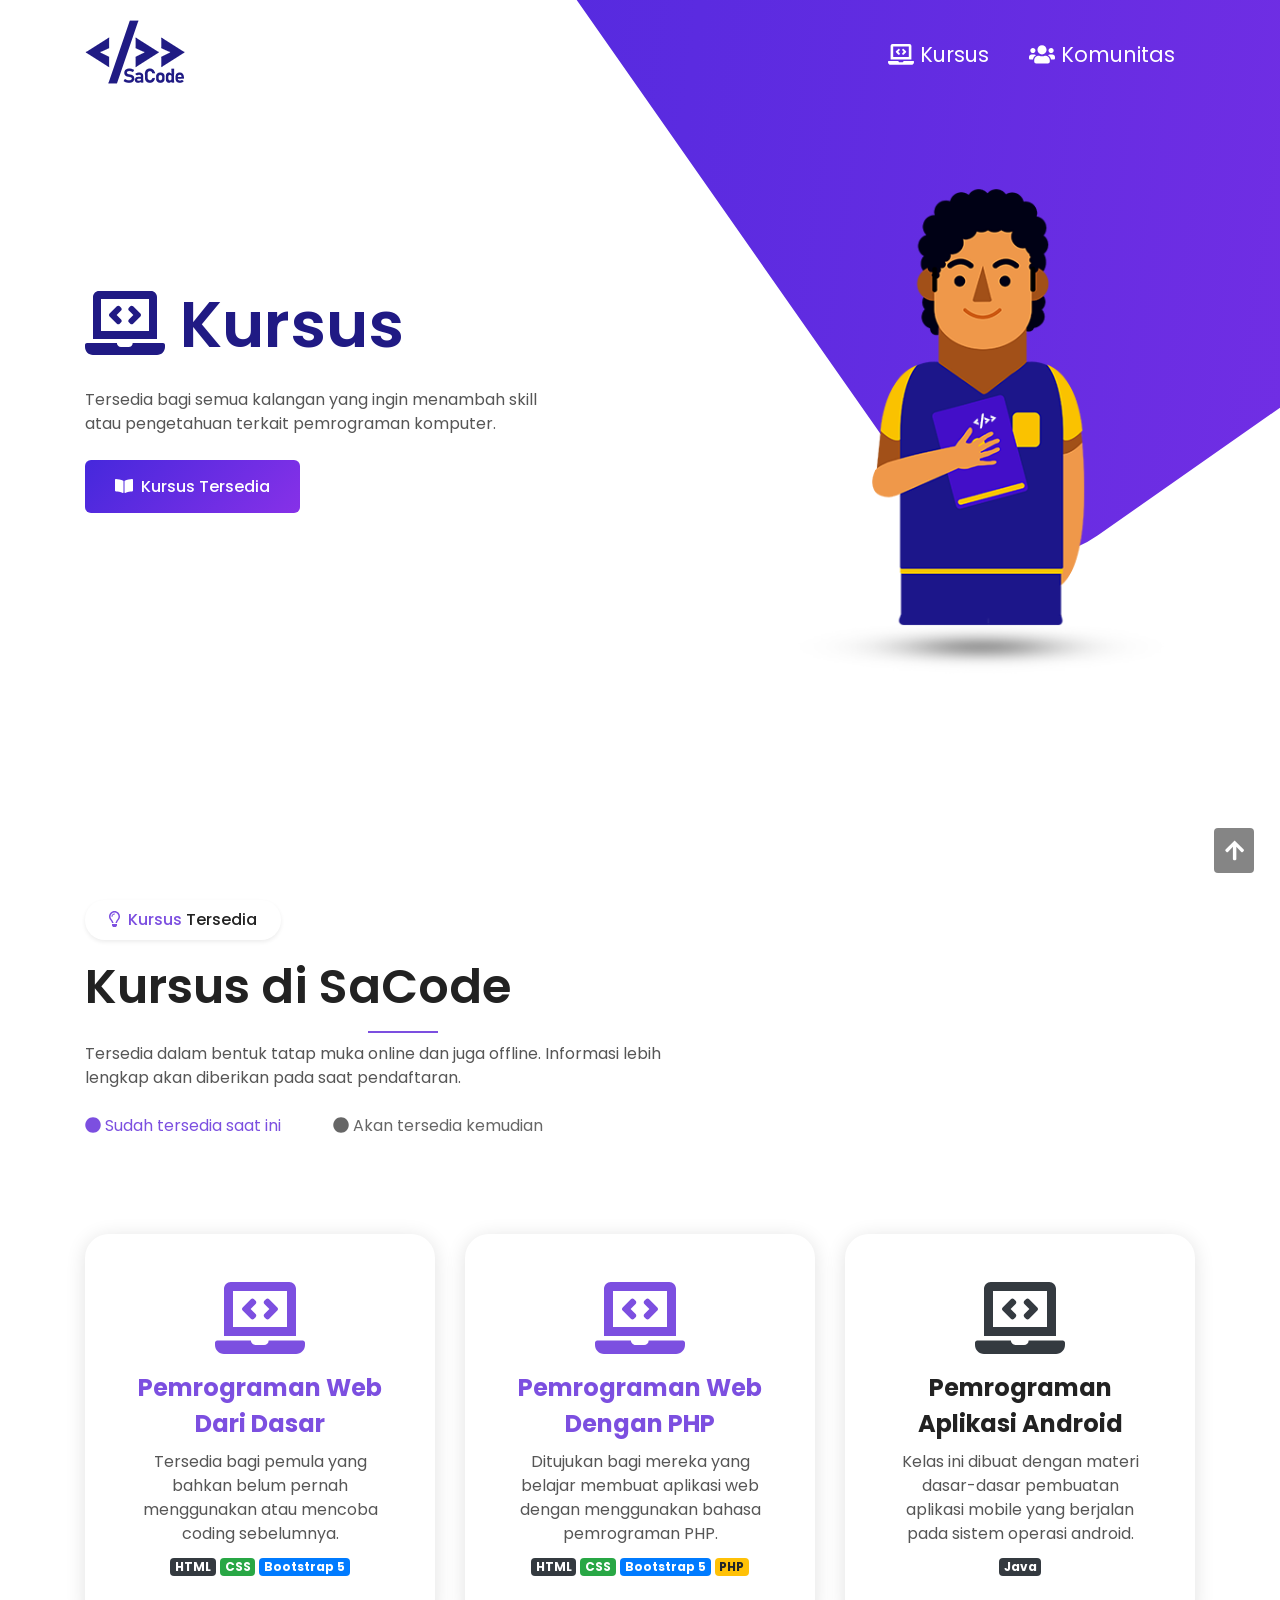
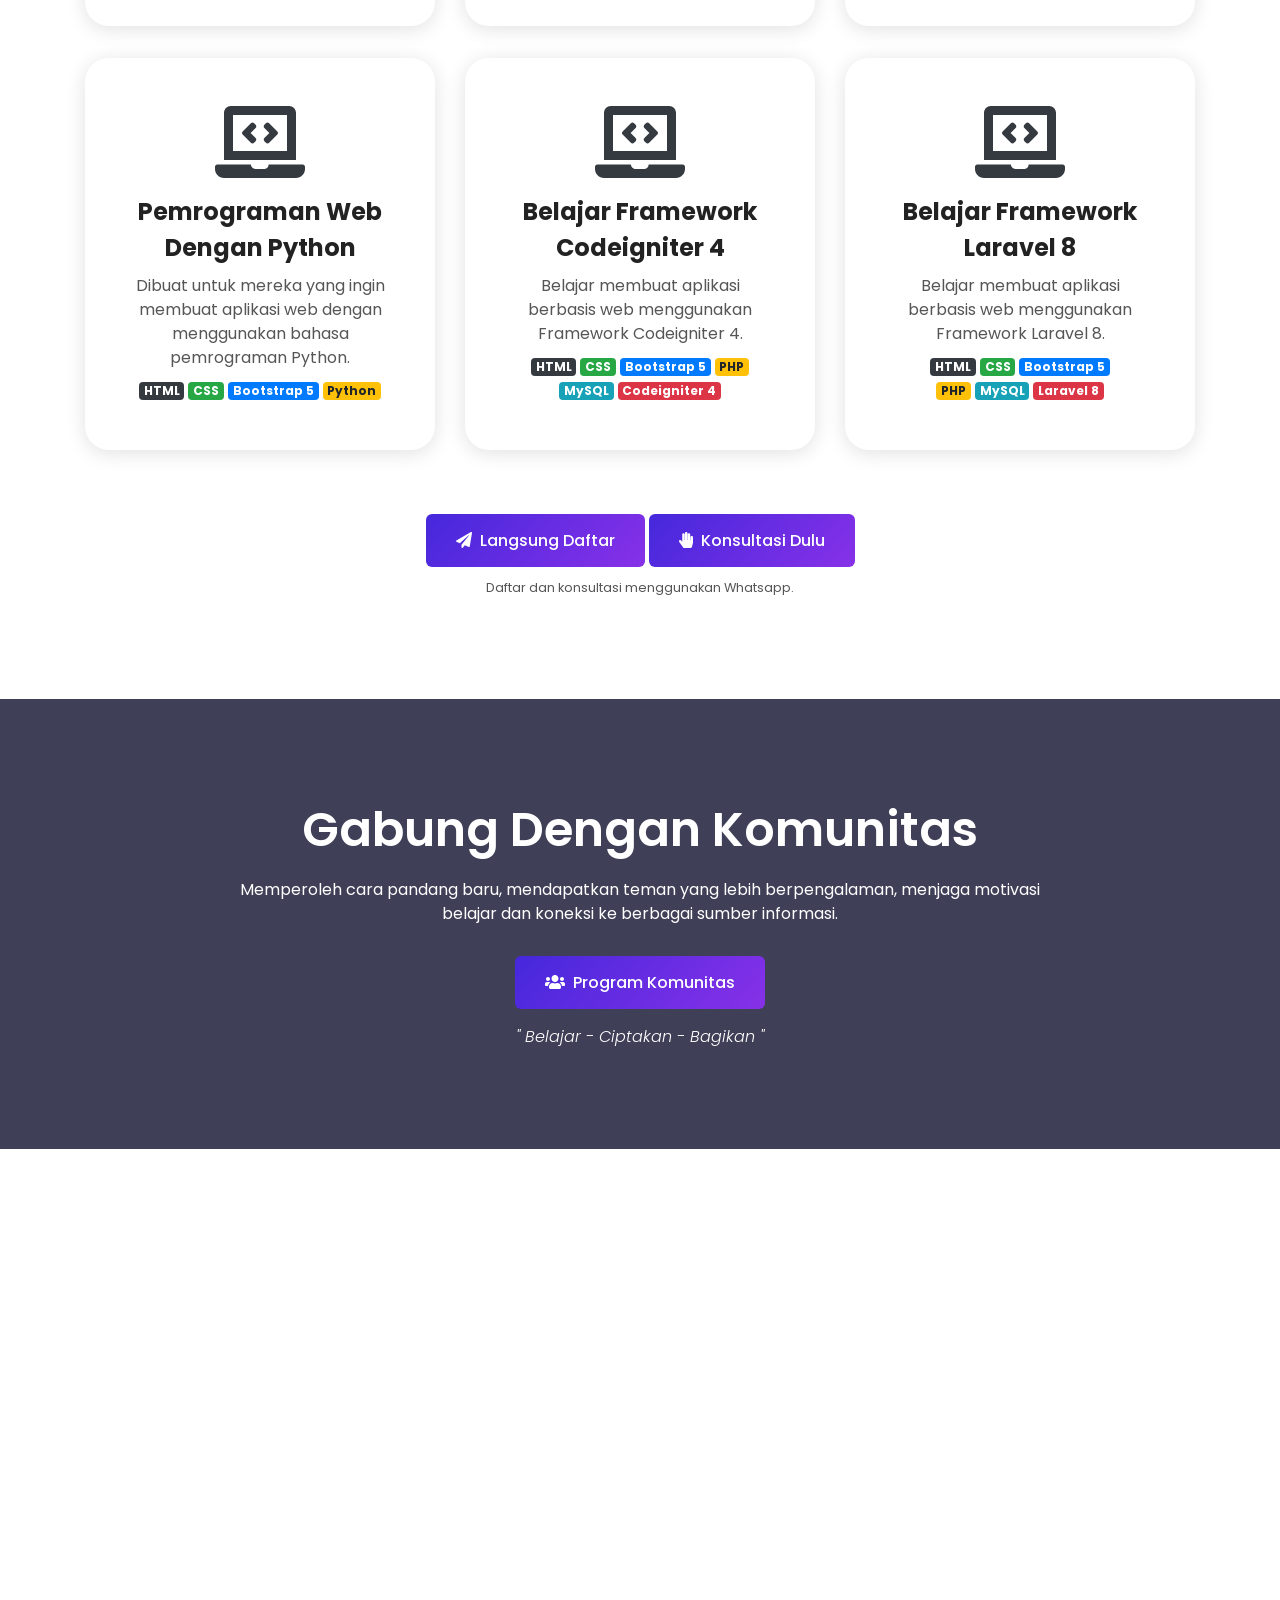
<file: kursus.html>
<!doctype html>
<html class="no-js" lang="en">

<head>
    <meta charset="UTF-8">
    <meta name="description" content="">
    <meta http-equiv="X-UA-Compatible" content="IE=edge">
    <meta name="viewport" content="width=device-width, initial-scale=1, shrink-to-fit=no">
    <!-- The above 4 meta tags *must* come first in the head; any other head content must come *after* these tags -->

    <!-- Title  -->
    <title>SaCode</title>
    <meta property="og:locale" content="id_ID" />
    <meta property="og:type" content="website" />
    <meta property="og:title" content="Kursus SaCode - Learn How To Code" />
    <meta property="og:description" content="Tersedia bagi semua kalangan yang ingin menambah skill
    atau pengetahuan terkait pemrograman komputer." />
    <meta property="og:url" content="https://sacode.web.id/kursus" />
    <meta property="og:site_name" content="SaCode - Learn How To Code" />
    <meta property="og:image" content="assets/img/logo/logo-sacode-blue.png" />

    <!-- Favicon  -->
    <link rel="icon" href="assets/img/favicon.png">

    <!-- ***** All CSS Files ***** -->

    <!-- Style css -->
    <link rel="stylesheet" href="assets/css/style.css">

</head>

<body class="homepage-4">
    <!--====== Scroll To Top Area Start ======-->
    <div id="scrollUp" title="Scroll To Top">
        <i class="fas fa-arrow-up"></i>
    </div>
    <!--====== Scroll To Top Area End ======-->

    <div class="main">
        <!-- ***** Header Start ***** -->
        <header class="navbar navbar-sticky navbar-expand-lg navbar-dark">
            <div class="container position-relative">
                <a class="navbar-brand" href="/">
                    <img class="navbar-brand-regular" src="assets/img/logo/logo-sacode.png" alt="brand-logo">
                    <img class="navbar-brand-sticky" src="assets/img/logo/logo-sacode.png" alt="sticky brand-logo">
                </a>
                <button class="navbar-toggler d-lg-none" type="button" data-toggle="navbarToggler"
                    aria-label="Toggle navigation">
                    <span class="navbar-toggler-icon"></span>
                </button>

                <div class="navbar-inner">
                    <!--  Mobile Menu Toggler -->
                    <button class="navbar-toggler d-lg-none" type="button" data-toggle="navbarToggler"
                        aria-label="Toggle navigation">
                        <span class="navbar-toggler-icon"></span>
                    </button>
                    <nav>
                        <ul class="navbar-nav" id="navbar-nav">
                            <li class="nav-item">
                                <a class="nav-link" href="kursus"> <i class="fas fa-laptop-code"></i>
                                    Kursus</a>
                            </li>
                            <li class="nav-item">
                                <a class="nav-link" href="komunitas"> <i class="fas fa-users"></i> Komunitas</a>
                            </li>

                        </ul>
                    </nav>
                </div>
            </div>
        </header>
        <!-- ***** Header End ***** -->

        <!-- ***** Welcome Area Start ***** -->
        <section id="home" class="section welcome-area bg-inherit h-100vh overflow-hidden">
            <div class="shapes-container">
                <div class="bg-shape"></div>
            </div>
            <div class="container h-100">
                <div class="row align-items-center h-100">
                    <!-- Welcome Intro Start -->
                    <div class="col-12 col-md-7">
                        <div class="welcome-intro">
                            <h1 style="color:#201a84"><i class="fas fa-laptop-code"></i> Kursus</h1>
                            <p class="my-4">Tersedia bagi semua kalangan yang ingin menambah skill <br> atau pengetahuan
                                terkait pemrograman komputer.
                            </p>
                            <a href="#courses" class="btn scroll"> <i class="fas fa-book-open mr-1"></i>
                                Kursus Tersedia</a>
                        </div>
                    </div>
                    <div class="col-12 col-md-5">
                        <!-- Welcome Thumb -->
                        <div class="welcome-thumb" data-aos="fade-down" data-aos-delay="500" data-aos-duration="1000">
                            <img src="assets/img/welcome/belinda-sacode-avatar.png" alt="">
                        </div>
                    </div>
                </div>
            </div>
        </section>
        <!-- ***** Welcome Area End ***** -->

        <!-- ***** Courses Area Start ***** -->
        <section id="courses" class="section features-area style-two overflow-hidden ptb_100">
            <div class="container">
                <div class="row">
                    <div class="col-12 col-md-10 col-lg-7">
                        <!-- Section Heading -->
                        <div class="section-heading">
                            <span class="d-inline-block rounded-pill shadow-sm fw-5 px-4 py-2 mb-3">
                                <i class="far fa-lightbulb text-primary mr-1"></i>
                                <span class="text-primary">Kursus</span>
                                Tersedia
                            </span>
                            <h2>Kursus di SaCode</h2>
                            <p class="d-none d-sm-block mt-4">Tersedia dalam bentuk tatap muka online dan juga offline.
                                Informasi lebih lengkap akan diberikan pada saat pendaftaran. <br> <br>
                                <span class="text-primary"><i class="fas fa-circle"></i> Sudah tersedia saat ini</span>
                                <span class="text-secondary ml-lg-5"><i class="fas fa-circle"></i> Akan tersedia
                                    kemudian</span>
                            </p>
                            <p class="d-block d-sm-none mt-4">Tersedia dalam bentuk tatap muka online dan juga offline.
                                Informasi lebih lengkap akan diberikan pada saat pendaftaran. <br> <br>
                                <span class="text-primary"><i class="fas fa-circle"></i> Sudah tersedia saat ini</span>
                                <span class="text-secondary ml-lg-5"><i class="fas fa-circle"></i> Akan tersedia
                                    kemudian</span>
                            </p>
                        </div>
                    </div>
                </div>
                <div class="row">
                    <div class="col-12 col-md-6 col-lg-4 my-3 res-margin">
                        <!-- Image Box -->
                        <div class="image-box text-center icon-1 p-5 wow fadeInLeft" data-aos-duration="2s"
                            data-wow-delay="0.4s">
                            <!-- Featured Image -->
                            <div class="featured-img mb-3">
                                <i class="fas fa-laptop-code display-3 text-primary"></i>
                            </div>
                            <!-- Icon Text -->
                            <div class="icon-text">
                                <h3 class="mb-2 fw-7 text-primary">Pemrograman Web Dari Dasar</h3>
                                <p>Tersedia bagi pemula yang bahkan belum pernah menggunakan atau mencoba coding
                                    sebelumnya.</p>
                                <div class="mt-2">
                                    <span class="badge badge-dark">HTML</span>
                                    <span class="badge badge-success">CSS</span>
                                    <span class="badge badge-primary">Bootstrap 5</span>
                                </div>
                            </div>
                        </div>
                    </div>
                    <div class="col-12 col-md-6 col-lg-4 my-3 res-margin">
                        <!-- Image Box -->
                        <div class="image-box text-center icon-1 p-5 wow fadeInUp" data-aos-duration="2s"
                            data-wow-delay="0.2s">
                            <!-- Featured Image -->
                            <div class="featured-img mb-3">
                                <i class="fas fa-laptop-code display-3 text-primary"></i>
                            </div>
                            <!-- Icon Text -->
                            <div class="icon-text">
                                <h3 class="mb-2 fw-7 text-primary">Pemrograman Web Dengan PHP</h3>
                                <p>Ditujukan bagi mereka yang belajar membuat aplikasi web dengan menggunakan
                                    bahasa pemrograman PHP.</p>
                                <div class="mt-2">
                                    <span class="badge badge-dark">HTML</span>
                                    <span class="badge badge-success">CSS</span>
                                    <span class="badge badge-primary">Bootstrap 5</span>
                                    <span class="badge badge-warning">PHP</span>

                                </div>
                            </div>
                        </div>
                    </div>
                    <div class="col-12 col-md-6 col-lg-4 my-3 res-margin">
                        <!-- Image Box -->
                        <div class="image-box text-center icon-1 p-5 wow fadeInRight" data-aos-duration="2s"
                            data-wow-delay="0.4s">
                            <!-- Featured Image -->
                            <div class="featured-img mb-3">
                                <i class="fas fa-laptop-code display-3 text-dark"></i>
                            </div>
                            <!-- Icon Text -->
                            <div class="icon-text">
                                <h3 class="mb-2 fw-7">Pemrograman Aplikasi Android</h3>
                                <p>Kelas ini dibuat dengan materi dasar-dasar pembuatan aplikasi mobile yang berjalan
                                    pada sistem
                                    operasi android.</p>
                                <div class="mt-2">
                                    <span class="badge badge-dark">Java</span>
                                </div>
                            </div>
                        </div>
                    </div>
                    <div class="col-12 col-md-6 col-lg-4 my-3 res-margin">
                        <!-- Image Box -->
                        <div class="image-box text-center icon-1 p-5 wow fadeInLeft" data-aos-duration="2s"
                            data-wow-delay="0.8s">
                            <!-- Featured Image -->
                            <div class="featured-img mb-3">
                                <i class="fas fa-laptop-code display-3 text-dark"></i>
                            </div>
                            <!-- Icon Text -->
                            <div class="icon-text">
                                <h3 class="mb-2 fw-7">Pemrograman Web Dengan Python</h3>
                                <p>Dibuat untuk mereka yang ingin membuat aplikasi web dengan menggunakan bahasa
                                    pemrograman Python.</p>
                                <div class="mt-2">
                                    <span class="badge badge-dark">HTML</span>
                                    <span class="badge badge-success">CSS</span>
                                    <span class="badge badge-primary">Bootstrap 5</span>
                                    <span class="badge badge-warning">Python</span>
                                </div>
                            </div>
                        </div>
                    </div>
                    <div class="col-12 col-md-6 col-lg-4 my-3 res-margin">
                        <!-- Image Box -->
                        <div class="image-box text-center icon-1 p-5 wow fadeInUp" data-aos-duration="2s"
                            data-wow-delay="0.4s">
                            <!-- Featured Image -->
                            <div class="featured-img mb-3">
                                <i class="fas fa-laptop-code display-3 text-dark"></i>
                            </div>
                            <!-- Icon Text -->
                            <div class="icon-text">
                                <h3 class="mb-2 fw-7">Belajar Framework Codeigniter 4
                                </h3>
                                <p>Belajar membuat aplikasi berbasis web menggunakan Framework Codeigniter 4.</p>
                                <div class="mt-2">
                                    <span class="badge badge-dark">HTML</span>
                                    <span class="badge badge-success">CSS</span>
                                    <span class="badge badge-primary">Bootstrap 5</span>
                                    <span class="badge badge-warning">PHP</span> <br>
                                    <span class="badge badge-info">MySQL</span>
                                    <span class="badge badge-danger">Codeigniter 4</span>
                                </div>
                            </div>
                        </div>
                    </div>
                    <div class="col-12 col-md-6 col-lg-4 my-3">
                        <!-- Image Box -->
                        <div class="image-box text-center icon-1 p-5 wow fadeInRight" data-aos-duration="2s"
                            data-wow-delay="0.8s">
                            <!-- Featured Image -->
                            <div class="featured-img mb-3">
                                <i class="fas fa-laptop-code display-3 text-dark"></i>
                            </div>
                            <!-- Icon Text -->
                            <div class="icon-text">
                                <h3 class="mb-2 fw-7">Belajar Framework Laravel 8</h3>
                                <p>Belajar membuat aplikasi berbasis web menggunakan Framework Laravel 8.</p>
                                <div class="mt-2">
                                    <span class="badge badge-dark">HTML</span>
                                    <span class="badge badge-success">CSS</span>
                                    <span class="badge badge-primary">Bootstrap 5</span> <br>
                                    <span class="badge badge-warning">PHP</span>
                                    <span class="badge badge-info">MySQL</span>
                                    <span class="badge badge-danger">Laravel 8</span>
                                </div>
                            </div>
                        </div>
                    </div>
                </div>

                <div class="row wow fadeInUp mt-5">
                    <div class="col-12 text-center">
                        <a href="https://wa.link/uns5d5" target="_blank" class="btn">
                            <div class="fas fa-paper-plane mr-1"></div> Langsung Daftar
                        </a>
                        <a href="https://wa.link/u7hrap" target="_blank" class="btn">
                            <div class="fas fa-hand-paper mr-1"></div> Konsultasi Dulu
                        </a>
                    </div>
                    <div class="col-12 text-center mt-2">
                        <small>Daftar dan konsultasi menggunakan Whatsapp.</small>
                    </div>
                </div>

            </div>
        </section>
        <!-- ***** Courses Area End ***** -->





        <!-- ***** Download Area Start ***** -->
        <section class="section download-area overlay-dark ptb_100">
            <div class="container">
                <div class="row justify-content-center">
                    <div class="col-12 col-md-10 col-lg-9">
                        <!-- Download Text -->
                        <div class="download-text text-center">
                            <h2 class="text-white">Gabung Dengan Komunitas</h2>
                            <p class="text-white my-3 d-none d-sm-block">Memperoleh cara pandang baru, mendapatkan teman
                                yang lebih berpengalaman, menjaga motivasi belajar dan koneksi ke berbagai sumber
                                informasi.</p>
                            <p class="text-white my-3 d-block d-sm-none">Memperoleh cara pandang baru, mendapatkan teman
                                yang lebih berpengalaman, menjaga motivasi belajar dan koneksi ke berbagai sumber
                                informasi.</p>
                            <!-- Store Buttons -->
                            <div class="button-group store-buttons d-flex justify-content-center">
                                <a href="komunitas" class="btn btn-lg btn-primary">
                                    <i class="fas fa-users mr-1"></i> Program Komunitas
                                </a>
                            </div>
                            <span class="d-inline-block text-white fw-3 font-italic mt-3">" Belajar - Ciptakan -
                                Bagikan "</span>
                        </div>
                    </div>
                </div>
            </div>
        </section>
        <!-- ***** Download Area End ***** -->


        <!--====== Height Emulator Area Start ======-->
        <div class="height-emulator d-none d-lg-block"></div>
        <!--====== Height Emulator Area End ======-->

        <!--====== Footer Area Start ======-->
        <footer class="footer-area footer-fixed">
            <!-- Footer Top -->
            <div class="footer-top ptb_100">
                <div class="container">
                    <div class="row">
                        <div class="col-12 col-sm-6 col-lg-3">
                            <!-- Footer Items -->
                            <div class="footer-items">
                                <!-- Courses Description -->
                                <h3>Paket Kursus</h3>
                                <p class="mt-2 mb-3">Membekali diri dengan pengetahuan dasar.</p>
                                <p class="mt-2 mb-3">Mengetahui cara belajar dan informasi tentang sumber-sumber
                                    belajar.</p>
                                <hr>
                                <a href="404" class="btn"><i class="fas fa-laptop-code mr-1"></i>
                                    Selengkapnya</a>
                            </div>
                        </div>
                        <div class="col-12 col-sm-6 col-lg-3">
                            <!-- Footer Items -->
                            <div class="footer-items">

                                <!-- Footer Title -->
                                <ul>
                                    <li class="py-2">
                                        <a href="#">
                                            <img src="assets/img/courses/01.png" alt="" class="img img-thumbnail">
                                        </a>
                                    </li>
                                </ul>
                            </div>
                        </div>
                        <div class="col-12 col-sm-6 col-lg-3">
                            <!-- Footer Items -->
                            <div class="footer-items">
                                <!-- Footer Title -->
                                <ul>
                                    <a href="#">
                                        <img src="assets/img/courses/02.png" alt="" class="img img-thumbnail">
                                    </a>
                                </ul>
                            </div>
                        </div>
                        <div class="col-12 col-sm-6 col-lg-3">
                            <!-- Footer Items -->
                            <div class="footer-items">
                                <!-- Footer Title -->
                                <ul>
                                    <a href="#">
                                        <img src="assets/img/courses/03.png" alt="" class="img img-thumbnail">
                                    </a>
                                </ul>
                            </div>
                        </div>
                    </div>
                </div>
            </div>
            <!-- Footer Bottom -->
            <div class="footer-bottom">
                <div class="container">
                    <div class="row">
                        <div class="col-12">
                            <!-- Copyright Area -->
                            <div
                                class="copyright-area d-flex flex-wrap justify-content-center justify-content-sm-between text-center py-4">
                                <!-- Copyright Left -->
                                <div class="copyright-left">
                                    <!-- Social Media -->
                                    <a href="https://instagram.com/sacode.papua" target="_blank" class="mr-2">
                                        <i class="fab fa-instagram"></i> Instagram
                                    </a>
                                    <a href="https://linkedin.com/" target="_blank" class="mr-2">
                                        <i class="fab fa-linkedin"></i> Linkedin
                                    </a>
                                    <a href="https://fb.me/sacode-papua" target="_blank" class="mr-2">
                                        <i class="fab fa-facebook"></i> Facebook
                                    </a>
                                    <a href="https://www.youtube.com/channel/UCXo-R3CHFiX8UTgnKbqu3ag" target="_blank"
                                        class="">
                                        <i class="fab fa-youtube"></i> Youtube
                                    </a>
                                </div>
                                <!-- Copyright Right -->
                                <div class="copyright-right">&copy; Copyrights 2021 <b>SaCode</b> All rights reserved.
                                </div>
                            </div>
                        </div>
                    </div>
                </div>
        </footer>
        <!--====== Footer Area End ======-->
    </div>


    <!-- ***** All jQuery Plugins ***** -->

    <!-- jQuery(necessary for all JavaScript plugins) -->
    <script src="assets/js/jquery/jquery.min.js"></script>

    <!-- Bootstrap js -->
    <script src="assets/js/bootstrap/popper.min.js"></script>
    <script src="assets/js/bootstrap/bootstrap.min.js"></script>

    <!-- Plugins js -->
    <script src="assets/js/plugins/plugins.min.js"></script>

    <!-- Active js -->
    <script src="assets/js/active.js"></script>
</body>

</html>
</file>
<file: assets/css/style.css>
/* ************************************************************
:: Template Name: sApp - App Landing Page Template
:: Template URI: https://theme-land.com/sapp/
:: Template Author Name: theme_land
:: Template Author URI: hridoy1272@gmail.com
:: Version: 1.0.0
:: Created: 31 January 2020
:: Updated: 14 October 2020
************************************************************ 
*
*
******* :: INDEX OF CSS :: *******
:: 1.0 WEB FONTS
:: 2.0 IMPORT ALL CSS
:: 3.0 GLOBAL CSS
:: 4.0 COMMON CSS
:: 5.0 PRELOADER CSS
:: 6.0 SCROLL TO TOP AREA CSS
:: 7.0 HEADER AREA CSS
:: 8.0 WELCOME AREA CSS
    :: 8.1 WELCOME AREA HOMEPAGE-3 CSS
    :: 8.2 WELCOME AREA HOMEPAGE-4 CSS
    :: 8.3 WELCOME AREA HOMEPAGE-6 CSS
:: 9.0 COUNTER AREA CSS
:: 10.0 FEATURES AREA CSS
:: 11.0 SERVICE AREA CSS
:: 12.0 DISCOVER AREA CSS
:: 13.0 WORK AREA CSS
:: 14.0 SCREENSHOTS AREA CSS
:: 15.0 REVIEWS AREA CSS
:: 16.0 TESTIMONIAL AREA CSS
:: 17.0 PRICE PLAN AREA CSS
:: 18.0 FAQ AREA CSS
:: 19.0 TEAM AREA CSS
:: 20.0 SUBSCRIBE AREA CSS
:: 21.0 BLOG AREA CSS
:: 22.0 BREADCRUMB AREA CSS
:: 23.0 BLOG PAGE AREA CSS
:: 24.0 BLOG PAGE DETAILS AREA CSS
:: 25.0 CONTACT AREA CSS
:: 26.0 FOOTER AREA CSS
:: 27.0 ERROR AREA CSS
:: 28.0 COMING SOON AREA CSS
:: 29.0 PREVIEW AREA CSS
****************************** */
/* ******************************
:: 1.0 WEB FONTS
****************************** */
@import url("https://fonts.googleapis.com/css?family=Poppins:300,400,500,600,700&display=swap");
/* ******************************
:: 2.0 IMPORT ALL CSS
****************************** */
@import url(vendor/bootstrap.min.css);
@import url(all.min.css);
@import url(fonts/flaticon.css);
@import url(vendor/animate.min.css);
@import url(vendor/aos.css);
@import url(vendor/owl.carousel.min.css);
@import url(vendor/slick.css);
@import url(vendor/jquery.fancybox.min.css);
/* ******************************
:: 3.0 GLOBAL CSS
****************************** */
:root {
  --primary-font: 'Poppins', sans-serif;
  --h1-size: 4rem;
  --h1-weight: 600;
  --h2-size: 3rem;
  --h2-weight: 600;
  --h3-size: 1.5rem;
  --h3-weight: 600;
  --h4-size: 1.3rem;
  --h4-weight: 600;
  --h5-size: 1.2rem;
  --h5-weight: 600;
  --h6-size: 1rem;
  --h6-weight: 600;
  --p-size: 1rem;
  --p-weight: 400;
  --nav-item-color: #444;
  --nav-hover-color: #2c2e30;
  --nav-toggler-color: #7e8085;
  --primary-color: #565656;
  --primary-color-2: #7c4fe0;
  --secondary-color: #666;
  --secondary-color-2: #777;
  --social-color-1: #3b5999;
  --social-color-2: #55acee;
  --social-color-3: #dd4b39;
  --social-color-4: #00b489;
  --white-color: #ffffff;
  --primary-t-color: #222;
  --primary-p-color: #565656;
  --primary-l-color: rgba(0, 0, 0, 0.12);
  --secondary-l-color: rgba(45, 49, 54, 0.09);
  --valid-color: #28a745;
  --invalid-color: #ffa200;
  --primary-bg-color: #f6f9fe;
  --primary-bg-color-2: linear-gradient(-47deg, #8731E8 0%, #4528DC 100%);
  --primary-bg-color-3: #ffffff;
  --primary-bg-color-4: rgba(16, 16, 45, 1);
  --nav-bg-color: #d3d3d3;
}

* {
  margin: 0;
  padding: 0;
}

body {
  font-family: var(--primary-font);
  font-size: 1rem;
  line-height: 1.5;
  font-weight: 400;
  color: var(--primary-color);
}

@media (max-width: 991px) {
  .canvas-open {
    overflow: hidden;
  }
  .canvas-open .main:before {
    width: 100%;
    opacity: .95;
    visibility: visible;
  }
}

.main {
  background: var(--primary-bg-color-3);
}

section,
.section {
  position: relative;
}

.container {
  width: 100%;
  margin: 0 auto;
}

h1,
h2,
h3,
h4,
h5,
h6 {
  color: var(--primary-t-color);
  margin-bottom: 0;
}

h1 {
  font-size: var(--h1-size);
  font-weight: var(--h1-weight);
  line-height: 1.2;
}

h2 {
  font-size: var(--h2-size);
  font-weight: var(--h2-weight);
  line-height: 1.3;
}

h3 {
  font-size: var(--h3-size);
  font-weight: var(--h3-weight);
  line-height: 1.5;
}

h4 {
  font-size: var(--h4-size);
  font-weight: var(--h4-weight);
  line-height: 1.3;
}

h5 {
  font-size: var(--h5-size);
  font-weight: var(--h5-weight);
}

h6 {
  font-size: var(--h6-size);
  font-weight: var(--h6-weight);
}

p {
  font-size: var(--p-size);
  font-weight: var(--p-weight);
  line-height: 1.5;
  color: var(--primary-p-color);
  margin-bottom: 0;
}

a {
  color: var(--nav-item-color);
  text-decoration: none;
  outline: none;
  -webkit-box-shadow: none;
          box-shadow: none;
  -webkit-transition: all 0.3s ease 0s;
  transition: all 0.3s ease 0s;
}

a:hover, a:focus {
  color: var(--primary-color-2);
  text-decoration: none;
  outline: none;
  -webkit-box-shadow: none;
          box-shadow: none;
}

.text-body > a {
  text-decoration: underline;
  color: #212529;
}

ol, ul {
  margin: 0;
  padding: 0;
}

ol li, ul li {
  list-style: none;
}

img {
  height: auto;
  max-width: 100%;
}

/* ******************************
:: 4.0 COMMON CSS
****************************** */
.fw-3 {
  font-weight: 300;
}

.fw-4 {
  font-weight: 400;
}

.fw-5 {
  font-weight: 500;
}

.fw-6 {
  font-weight: 600;
}

.fw-7 {
  font-weight: 700;
}

.op-5 {
  opacity: 0.5;
}

.avatar-sm {
  height: 3rem;
  width: 3rem;
}

.avatar-md {
  height: 4rem;
  width: 4rem;
}

.avatar-lg {
  height: 5rem;
  width: 5rem;
}

@media (max-width: 575px) {
  .avatar-lg {
    height: 4rem;
    width: 4rem;
  }
}

.text-underlined {
  text-decoration: underline;
}

.text-underlined:hover, .text-underlined:focus {
  text-decoration: underline;
}

.text-primary {
  color: var(--primary-color-2) !important;
}

.text-secondary {
  color: var(--secondary-color) !important;
}

.featured-icon > span::before {
  font-size: 4.25rem;
  line-height: 1;
  color: var(--secondary-color-2);
  margin: 0;
}

.radius-100 {
  border-radius: 100px !important;
}

.h-100vh {
  height: 100vh;
}

.owl-carousel .owl-item img {
  width: auto;
}

.owl-prev:focus,
.owl-next:focus {
  outline: none;
}

.form-control {
  font-size: 15px;
  height: 60px;
  border: none;
  outline: none;
  padding-left: 20px;
  border-radius: 8px;
  -webkit-box-shadow: 0 1px 5px rgba(0, 0, 0, 0.1);
          box-shadow: 0 1px 5px rgba(0, 0, 0, 0.1);
}

.form-control:focus {
  border: none;
  outline: none;
  -webkit-box-shadow: 0 5px 10px rgba(0, 0, 0, 0.1);
          box-shadow: 0 5px 10px rgba(0, 0, 0, 0.1);
}

/*SECTION HEADING*/
.section-heading {
  margin-bottom: 80px;
}

@media (max-width: 991px) {
  .section-heading {
    margin-bottom: 50px;
  }
}

.section-heading > span {
  color: var(--primary-t-color);
}

.section-heading > h2 {
  position: relative;
}

@media (max-width: 575px) {
  .section-heading > h2 {
    line-height: 1.5;
  }
}

.section-heading > h2::after {
  position: absolute;
  content: '';
  height: 2px;
  width: 70px;
  background-color: var(--primary-color-2);
  bottom: -15px;
  left: 50%;
  -webkit-transform: translateX(-50%);
          transform: translateX(-50%);
}

.homepage-5 .features-area .section-heading > h2::after,
.contact-page .contact-area .section-heading > h2::after {
  left: 0;
  -webkit-transform: inherit;
          transform: inherit;
}

/*SECTION PADDING*/
.pt_0 {
  padding-top: 0;
}

.ptb_50 {
  padding: 50px 0;
}

.ptb_100 {
  padding: 100px 0;
}

@media only screen and (min-width: 768px) and (max-width: 991px) {
  .ptb_100 {
    padding: 70px 0;
  }
}

@media (max-width: 767px) {
  .ptb_100 {
    padding: 50px 0;
  }
}

.ptb_150 {
  padding: 150px 0;
}

@media only screen and (min-width: 768px) and (max-width: 991px) {
  .ptb_150 {
    padding: 100px 0;
  }
}

@media (max-width: 767px) {
  .ptb_150 {
    padding: 50px 0;
  }
}

.ptb_180 {
  padding: 180px 0;
}

@media only screen and (min-width: 768px) and (max-width: 991px) {
  .ptb_180 {
    padding: 130px 0;
  }
}

@media (max-width: 767px) {
  .ptb_180 {
    padding: 130px 0;
  }
}

@media (max-width: 575px) {
  .ptb_180 {
    padding: 80px 0;
  }
}

/*BUTTONS*/
.btn {
  font-size: 1rem;
  font-weight: 500;
  color: var(--white-color);
  line-height: 1;
  text-align: center;
  padding: 18px 30px;
  border: 0 none;
  border-radius: 6px;
  outline: 0 none;
  position: relative;
  z-index: 1;
}

.btn:hover, .btn:focus, .btn:active {
  color: var(--white-color);
  -webkit-box-shadow: 0 10px 25px rgba(0, 0, 0, 0.1);
          box-shadow: 0 10px 25px rgba(0, 0, 0, 0.1);
}

.btn.sApp-btn {
  background: transparent none repeat scroll 0 0;
  color: var(--nav-item-color);
  border-radius: 100px;
  letter-spacing: 1px;
}

.btn.sApp-btn:hover, .btn.sApp-btn:focus {
  color: var(--white-color);
}

.btn.sApp-btn:hover:after, .btn.sApp-btn:focus:after {
  opacity: 0;
}

.btn.sApp-btn:before {
  position: absolute;
  content: "";
  height: calc(100% + 4px);
  width: calc(100% + 4px);
  top: -2px;
  left: -2px;
  border-radius: 100px;
  -webkit-transition: all 0.3s ease 0s;
  transition: all 0.3s ease 0s;
  z-index: -2;
}

.btn.sApp-btn:after {
  position: absolute;
  content: "";
  height: 100%;
  width: 100%;
  top: 0;
  left: 0;
  border-radius: 100px;
  background: var(--white-color) none repeat scroll 0 0;
  -webkit-transition: all 0.3s ease 0s;
  transition: all 0.3s ease 0s;
  z-index: -1;
}

.btn-success {
  background: var(--valid-color) !important;
  border-color: var(--valid-color) !important;
}

.button-group {
  margin-top: 30px;
}

.button-group a {
  margin-right: 10px;
}

@media (max-width: 575px) {
  .button-group a {
    margin-top: 0;
    margin-right: 5px;
  }
}

.button-group a:last-child {
  margin-right: 0;
}

@media (max-width: 575px) {
  .button-group a .btn {
    padding: 12px 20px;
  }
}

.store-buttons a {
  text-align: left;
}

.store-buttons img {
  max-width: 190px;
}

@media (max-width: 991px) {
  .store-buttons img {
    max-width: 180px;
  }
}

@media (max-width: 575px) {
  .store-buttons img {
    max-width: 160px;
  }
}

.store-buttons.store-black img {
  max-width: 170px;
  margin-bottom: 10px;
}

@media (max-width: 991px) {
  .store-buttons.store-black img {
    max-width: 160px;
  }
}

@media (max-width: 575px) {
  .store-buttons.store-black img {
    max-width: 140px;
  }
}

@media (max-width: 991px) {
  .res-margin {
    margin-bottom: 45px;
  }
}

@media (max-width: 767px) {
  .res-margin {
    margin-bottom: 30px;
  }
}

/*BG SHAPE*/
.shapes-container {
  position: absolute;
  top: 0;
  left: 0;
  right: 0;
  bottom: 0;
}

.shape {
  position: relative;
}

.bg-shape {
  position: absolute;
  height: 190%;
  width: 100%;
  display: block;
  border-radius: 120px;
  background: var(--primary-bg-color-2);
  bottom: 0;
  right: 0;
  -webkit-transform: translate(35%, -28%) rotate(-35deg);
          transform: translate(35%, -28%) rotate(-35deg);
  z-index: 0;
}

@media (max-width: 991px) {
  .bg-shape {
    height: 130%;
  }
}

/*SHAPE DIVIDER*/
.shape-bottom {
  position: absolute;
  top: auto;
  bottom: -1px;
  left: 0;
  right: 0;
}

.homepage-5 .shape-bottom svg {
  overflow: hidden;
  width: 100%;
  line-height: 0;
  direction: ltr;
  -webkit-transform: rotate(180deg);
          transform: rotate(180deg);
}

/*BACKGROUND OVERLAY*/
.bg-overlay {
  position: relative;
  z-index: 0;
}

.bg-overlay::after {
  position: absolute;
  content: '';
  height: 100%;
  width: 100%;
  top: 0;
  left: 0;
  background: var(--primary-bg-color-2);
  opacity: 0.94;
  z-index: -1;
}

.overlay-dark {
  position: relative;
  z-index: 0;
}

.overlay-dark::after {
  position: absolute;
  content: '';
  height: 100%;
  width: 100%;
  top: 0;
  left: 0;
  background-color: var(--primary-bg-color-4);
  opacity: 0.80;
  z-index: -1;
}

/*BACKGROUND COLORS*/
.bg-gray {
  background: var(--primary-bg-color);
}

.bg-inherit {
  background: inherit !important;
}

.btn,
.btn:active,
.btn.sApp-btn:before,
.benifits-item:after {
  background: var(--primary-bg-color-2);
}

/*SOCIAL ICONS*/
.social-icons svg {
  display: block;
  height: 100%;
  line-height: 45px;
  margin: 0 auto;
  -webkit-transition: all 0.3s ease 0s;
  transition: all 0.3s ease 0s;
}

.social-icons > a {
  margin: 5px;
  width: 45px;
  height: 45px;
  font-size: 20px;
  color: var(--white-color);
  border-radius: 3px;
  overflow: hidden;
  -webkit-transition: all 0.3s ease 0s;
  transition: all 0.3s ease 0s;
}

.social-icons > a:hover svg:first-child {
  margin-top: -45px;
}

.social-icons > a.facebook {
  background-color: var(--social-color-1) !important;
}

.social-icons > a.twitter {
  background-color: var(--social-color-2) !important;
}

.social-icons > a.google-plus {
  background-color: var(--social-color-3) !important;
}

.social-icons > a.vine {
  background-color: var(--social-color-4) !important;
}

/*BACKGROUND IMAGES*/
.welcome-area {
  background: rgba(0, 0, 0, 0) url("../img/bg/sacode-bg.jpg") no-repeat scroll center center/cover;
}

.homepage-3 .welcome-area {
  background: rgba(0, 0, 0, 0) url("../img/blog/sacode-bg.jpg") no-repeat scroll center center/cover;
}

.homepage-4 .welcome-area {
  background: rgba(0, 0, 0, 0) url("../img/blog/sacode-bg.jpg") no-repeat scroll center center/cover;
}

.homepage-5 .welcome-area {
  background: rgba(0, 0, 0, 0) url("../img/blog/sacode-bg.jpg") no-repeat scroll center center/cover;
}

.homepage-6 .welcome-area {
  background: rgba(0, 0, 0, 0) url("../img/blog/sacode-bg.jpg") no-repeat scroll center center/cover;
}

.accounts .welcome-area {
  background: rgba(0, 0, 0, 0) url("../img/bg/accounts.jpg") no-repeat scroll center center/cover;
  height: 100vh;
}

.features-slider-wrapper {
  background: rgba(0, 0, 0, 0) url("../img/mobile-slider.png") no-repeat scroll top center/cover;
}

.statistic-area {
  background: rgba(0, 0, 0, 0) url("../img/bg/pattern-bg.png") repeat scroll center center/cover;
}

.download-area {
  background: rgba(0, 0, 0, 0) url("../img/bg/download-bg.jpg") no-repeat fixed center center/cover;
}

.subscribe-area {
  background: rgba(0, 0, 0, 0) url("../img/bg/map.png") no-repeat scroll center center/cover;
}

.breadcrumb-area {
  background: rgba(0, 0, 0, 0) url("../img/bg/download-bg.jpg") no-repeat scroll center center/cover;
}

.blog .breadcrumb-area {
  background: rgba(0, 0, 0, 0) url("../img/blog/blog-5.jpg") no-repeat scroll center center/cover;
}

.inner-area {
  background: rgba(0, 0, 0, 0) url("../img/bg/sacode-bg.jpg") no-repeat scroll center center/cover;
}

.download-page .welcome-area {
  background: rgba(0, 0, 0, 0) url("../img/bg/download.jpg") no-repeat scroll center center/cover;
}

.inner .welcome-area {
  background: rgba(0, 0, 0, 0) url("../img/bg/sacode-bg.jpg") no-repeat scroll center center/cover;
  height: 100vh;
}

.preview .welcome-area {
  background: rgba(0, 0, 0, 0) url("../img/preview/preview-mockup.png") no-repeat fixed center center/cover;
}

/* ******************************
:: 5.0 PRELOADER AREA CSS
****************************** */
.preloader-main {
  position: fixed;
  height: 100%;
  width: 100%;
  top: 0;
  left: 0;
  bottom: 0;
  right: 0;
  z-index: 99999;
}

.preloader-main .preloader-wapper {
  height: 100vh;
  display: -webkit-box;
  display: -ms-flexbox;
  display: flex;
  -webkit-box-pack: center;
      -ms-flex-pack: center;
          justify-content: center;
  -webkit-box-align: center;
      -ms-flex-align: center;
          align-items: center;
}

.preloader-main .loader-section {
  position: fixed;
  top: 0;
  height: 100%;
  width: calc(50% + 1px);
  background-color: var(--primary-bg-color-3);
}

.preloader-main .loader-section.section-left {
  left: 0;
}

.preloader-main .loader-section.section-right {
  right: 0;
}

.preloader-main .preloader {
  position: relative;
  display: block;
  height: 80px;
  width: 170px;
  top: -40px;
  z-index: 99;
}

.preloader-main .loaded .section-right {
  -webkit-transform: translateX(101%);
          transform: translateX(101%);
  -webkit-transition: 0.7s 0.3s all cubic-bezier(0.1, 0.1, 0.1, 1);
  transition: 0.7s 0.3s all cubic-bezier(0.1, 0.1, 0.1, 1);
}

.preloader-main .loaded .section-left {
  -webkit-transform: translateX(-101%);
          transform: translateX(-101%);
  -webkit-transition: 0.7s 0.3s all cubic-bezier(0.1, 0.1, 0.1, 1);
  transition: 0.7s 0.3s all cubic-bezier(0.1, 0.1, 0.1, 1);
}

.preloader-main .loaded .preloader {
  -webkit-transition: 0.3s ease-out;
  transition: 0.3s ease-out;
  visibility: hidden;
  opacity: 0;
}

.preloader-main circle.dot:nth-of-type(1) {
  -webkit-animation: slide 2s ease infinite;
          animation: slide 2s ease infinite;
}

.preloader-main circle.dot:nth-of-type(2) {
  -webkit-transform: translateX(55px);
          transform: translateX(55px);
  -webkit-animation: slide 2s ease infinite;
          animation: slide 2s ease infinite;
  -webkit-animation-delay: 1s;
          animation-delay: 1s;
}

@-webkit-keyframes slide {
  0%,
  100% {
    -webkit-transform: translateX(0px);
            transform: translateX(0px);
  }
  50% {
    -webkit-transform: translateX(70px);
            transform: translateX(70px);
  }
}

@keyframes slide {
  0%,
  100% {
    -webkit-transform: translateX(0px);
            transform: translateX(0px);
  }
  50% {
    -webkit-transform: translateX(70px);
            transform: translateX(70px);
  }
}

/* ******************************
:: 6.0 SCROLL TO TOP AREA CSS
****************************** */
#scrollUp {
  position: fixed;
  display: none;
  height: 45px;
  width: 40px;
  right: 2%;
  bottom: 3%;
  border-radius: 4px;
  background-color: rgba(35, 35, 35, 0.65);
  text-align: center;
  cursor: pointer;
  -webkit-transition: all 0.4s ease-in-out 0s;
  transition: all 0.4s ease-in-out 0s;
  z-index: 500;
}

#scrollUp > svg {
  display: block;
  height: 100%;
  font-size: 22px;
  color: var(--white-color);
  margin: 0 auto;
}

#scrollUp:hover {
  background-color: var(--secondary-color);
}

/* ******************************
:: 7.0 HEADER AREA CSS
****************************** */
@media (max-width: 991px) {
  .main:before {
    content: "";
    position: fixed;
    top: 0;
    left: 0;
    height: 100%;
    width: 0;
    background: var(--white-color);
    z-index: 3;
    opacity: 0;
    visibility: hidden;
    -webkit-transition: .3s;
    transition: .3s;
  }
}

.navbar {
  position: absolute;
  top: 0;
  left: 0;
  right: 0;
  padding-top: 0;
  padding-bottom: 0;
  z-index: 999;
  -webkit-transition: .3s;
  transition: .3s;
  background: transparent;
}

@media (max-width: 991px) {
  .navbar {
    padding-top: 0.625rem;
    padding-bottom: 0.625rem;
  }
  .navbar .navbar-toggler {
    position: absolute !important;
    top: auto;
    right: 0;
    bottom: auto;
    left: auto;
    border: none;
    height: 100%;
    width: 3.75rem;
    background-image: none;
    border-radius: 0;
    z-index: 1;
    display: inline-block;
  }
  .navbar .navbar-toggler .navbar-toggler-icon {
    position: absolute;
    top: 0;
    right: 0;
    left: 0;
    bottom: 0;
    margin: auto;
    height: 3px;
    width: 50%;
    background: var(--nav-toggler-color);
    display: inline-block;
    background-image: none !important;
    -webkit-transition: .3s ease-in-out;
    transition: .3s ease-in-out;
  }
  .navbar .navbar-toggler .navbar-toggler-icon::before, .navbar .navbar-toggler .navbar-toggler-icon::after {
    content: "";
    background: var(--nav-toggler-color);
    left: 0;
    height: 100%;
    width: 100%;
    position: absolute;
    -webkit-transition: .3s ease-in-out;
    transition: .3s ease-in-out;
  }
  .navbar .navbar-toggler .navbar-toggler-icon::before {
    top: -0.625rem;
  }
  .navbar .navbar-toggler .navbar-toggler-icon::after {
    top: 0.625rem;
  }
  .navbar .navbar-toggler .navbar-toggler-icon.active {
    background-color: transparent;
    -webkit-transform: scale(0.85) rotate(270deg);
            transform: scale(0.85) rotate(270deg);
  }
  .navbar .navbar-toggler .navbar-toggler-icon.active::before {
    top: 0;
    -webkit-transform: scale(0.65) rotate(45deg);
            transform: scale(0.65) rotate(45deg);
  }
  .navbar .navbar-toggler .navbar-toggler-icon.active::after {
    top: 0;
    -webkit-transform: scale(0.65) rotate(-45deg);
            transform: scale(0.65) rotate(-45deg);
  }
  .navbar .navbar-inner {
    position: fixed;
    top: 0;
    bottom: 0;
    width: 20rem;
    padding-top: 2.5rem;
    background-color: var(--white-color);
    -webkit-box-shadow: 0 0.5rem 1.875rem rgba(0, 0, 0, 0.15);
            box-shadow: 0 0.5rem 1.875rem rgba(0, 0, 0, 0.15);
    border-radius: 0;
    overflow-y: auto;
    z-index: 1050;
    right: -100%;
    -webkit-transition: right 0.3s 0.2s;
    transition: right 0.3s 0.2s;
  }
  .navbar .navbar-inner .dropdown-menu {
    border: medium none;
    background: none;
    border-radius: 0;
    -webkit-box-shadow: none;
            box-shadow: none;
    float: none;
    margin: 0;
    padding-top: 0;
    position: static;
  }
  .navbar .navbar-inner .dropdown-menu::before {
    content: none;
  }
  .navbar .navbar-inner .navbar-toggler {
    position: absolute;
    height: 2.5rem;
    top: 0;
  }
  .navbar.active {
    display: block;
  }
  .navbar.active .navbar-inner {
    right: 0;
  }
}

.navbar .navbar-nav .nav-link {
  padding-right: 1.25rem;
  padding-left: 1.25rem;
  -webkit-transition: .3s;
  transition: .3s;
  font-size: 130%;
}

@media (min-width: 992px) {
  .navbar .navbar-nav .nav-link {
    padding-top: 1.875rem;
    padding-bottom: 1.875rem;
  }
}

@media (max-width: 991px) {
  .navbar .navbar-nav .nav-link {
    border-bottom: 1px solid #eee;
    padding-top: 0.75rem;
    padding-bottom: 0.75rem;
  }
}

@media (min-width: 992px) {
  .navbar .navbar-nav li:hover > ul.dropdown-menu {
    opacity: 1;
    -webkit-transform: translateY(-10px);
            transform: translateY(-10px);
    visibility: visible;
  }
}

.navbar.navbar-sticky {
  -webkit-transition: none;
  transition: none;
}

.navbar .navbar-brand-sticky {
  display: none;
}

.navbar.navbar-sticky-moved-up {
  position: fixed;
  top: 0;
  background: var(--white-color);
  margin-top: -100px;
}

.navbar.navbar-sticky-transitioned {
  -webkit-transition: .3s;
  transition: .3s;
}

.navbar.navbar-dark .navbar-nav .nav-link {
  color: var(--white-color);
}

@media (max-width: 991px) {
  .navbar.navbar-dark .navbar-nav .nav-link {
    color: #54565a;
  }
  .navbar.navbar-dark .navbar-nav .nav-link:hover, .navbar.navbar-dark .navbar-nav .nav-link:focus, .navbar.navbar-dark .navbar-nav .nav-link.active, .navbar.navbar-dark .navbar-nav .nav-link.current-menu-item {
    color: var(--nav-hover-color);
  }
}

.navbar.navbar-dark .btn-outline {
  color: var(--white-color);
}

.navbar.navbar-dark.navbar-sticky-on .navbar-nav .nav-link {
  color: var(--nav-item-color);
}

.navbar.navbar-dark.navbar-sticky-on .navbar-nav .nav-link:hover, .navbar.navbar-dark.navbar-sticky-on .navbar-nav .nav-link:focus, .navbar.navbar-dark.navbar-sticky-on .navbar-nav .nav-link.active, .navbar.navbar-dark.navbar-sticky-on .navbar-nav .nav-link.current-menu-item {
  color: var(--nav-hover-color);
}

@media (max-width: 991px) {
  .navbar.navbar-dark .navbar-toggler-icon {
    background: var(--white-color);
  }
  .navbar.navbar-dark .navbar-toggler-icon::before, .navbar.navbar-dark .navbar-toggler-icon::after {
    background: var(--white-color);
  }
  .navbar.navbar-dark .navbar-toggler-icon.active::before, .navbar.navbar-dark .navbar-toggler-icon.active::after {
    background: var(--nav-toggler-color);
  }
  .navbar.navbar-dark .dropdown.show > .nav-link {
    color: var(--nav-hover-color);
  }
}

.navbar.navbar-sticky-on {
  margin-top: 0;
  -webkit-transition: .3s;
  transition: .3s;
  -webkit-box-shadow: rgba(0, 0, 0, 0.1) 0px 0px 20px;
          box-shadow: rgba(0, 0, 0, 0.1) 0px 0px 20px;
}

.navbar.navbar-sticky-on .navbar-brand-regular {
  display: none;
}

.navbar.navbar-sticky-on .navbar-brand-sticky {
  display: inline;
}

@media (min-width: 992px) {
  .navbar.navbar-sticky-on .navbar-nav .nav-link {
    padding-top: 1.625rem;
    padding-bottom: 1.625rem;
  }
}

@media (max-width: 991px) {
  .navbar.navbar-sticky-on .navbar-toggler-icon {
    background: var(--nav-toggler-color);
  }
  .navbar.navbar-sticky-on .navbar-toggler-icon::before, .navbar.navbar-sticky-on .navbar-toggler-icon::after {
    background: var(--nav-toggler-color);
  }
}

.dropdown .dropdown-toggle:after {
  margin-left: 4px;
  vertical-align: 1px;
  border-top: 5px solid;
  border-right: 5px solid transparent;
  border-left: 5px solid transparent;
  color: var(--nav-bg-color);
  -webkit-transition: .3s;
  transition: .3s;
}

.dropdown .dropdown-menu {
  border: 0;
  padding: 0.625rem 0;
  margin: 0;
  -webkit-transition: .3s;
  transition: .3s;
}

@media (min-width: 992px) {
  .dropdown .dropdown-menu {
    opacity: 0;
    display: block;
    visibility: hidden;
    min-width: 14.375rem;
    margin-top: 0;
    -webkit-transform: translateY(20px);
            transform: translateY(20px);
  }
}

.dropdown .dropdown-menu:before {
  content: '';
  position: absolute !important;
  top: -10px;
  right: auto;
  bottom: auto;
  left: 10px;
  width: 0;
  height: 0;
  border-left: 10px solid transparent;
  border-right: 10px solid transparent;
  border-bottom: 10px solid var(--white-color);
}

.dropdown .dropdown-menu > li {
  padding: 0 0.625rem;
}

.dropdown .dropdown-menu .dropdown-item {
  padding-top: 0.625rem;
  padding-bottom: 0.625rem;
  padding-right: 0.625rem;
  padding-left: 0.625rem;
  text-transform: uppercase;
  font-size: 0.8125rem;
  font-weight: 700;
  color: var(--nav-hover-color);
  -webkit-transition: .3s;
  transition: .3s;
}

.dropdown .dropdown-menu .dropdown-item.active, .dropdown .dropdown-menu .dropdown-item:active {
  background: #f8f9fa;
}

.dropdown .dropdown-menu .dropdown-submenu {
  position: relative;
}

.dropdown .dropdown-menu .dropdown-submenu > .dropdown-menu {
  top: 0;
  left: 100%;
  margin-top: -6px;
}

.dropdown .dropdown-menu .dropdown-submenu > .dropdown-menu:before {
  content: '';
  position: absolute !important;
  top: 30px;
  right: auto;
  bottom: auto;
  left: -10px;
  width: 0;
  height: 0;
  border-top: 10px solid transparent;
  border-bottom: 10px solid transparent;
  border-right: 10px solid var(--white-color);
}

.dropdown .dropdown-menu .dropdown-submenu .dropdown-toggle:after {
  position: absolute;
  right: 24px;
  top: 20px;
  color: var(--nav-bg-color);
}

.dropdown .dropdown-menu .dropdown-submenu:hover .dropdown-toggle:after {
  text-decoration: underline;
  -webkit-transform: rotate(-90deg);
          transform: rotate(-90deg);
}

.dropdown-divider {
  border-color: #8d98b7;
}

/* ******************************
:: 8.0 WELCOME AREA CSS
****************************** */
.welcome-area {
  height: 800px;
  z-index: 1;
}

@media (max-width: 991px) {
  .welcome-area {
    height: 700px !important;
  }
}

@media (max-width: 767px) {
  .welcome-area {
    height: 100% !important;
    padding-top: 90px;
  }
}

@media (max-width: 767px) {
  .welcome-area .welcome-intro {
    margin-top: 30px;
  }
}

@media (max-width: 575px) {
  .welcome-area .welcome-intro {
    margin-top: 0;
  }
}

.welcome-area .welcome-thumb {
  max-width: 300px;
  padding-top: 70px;
}

@media (max-width: 767px) {
  .welcome-area .welcome-thumb {
    max-width: 270px;
    padding-top: 20px;
  }
}

@media (max-width: 575px) {
  .welcome-area .welcome-thumb {
    max-width: 230px;
  }
}

.welcome-area .welcome-thumb .play-btn {
  position: relative;
  display: inline-block;
  height: 100px;
  width: 100px;
  background-color: var(--white-color);
  border-radius: 50%;
}

@media (max-width: 575px) {
  .welcome-area .welcome-thumb .play-btn {
    height: 80px;
    width: 80px;
  }
}

.welcome-area .welcome-thumb .play-btn .btn-circle {
  position: absolute;
  top: 0;
  left: 0;
  right: 0;
  bottom: 0;
  height: 100%;
  width: 100%;
  border-radius: 50%;
  background-color: rgba(255, 255, 255, 0.2);
}

.welcome-area .welcome-thumb .play-btn .btn-circle.play-animation {
  -webkit-animation: grow 3s infinite;
          animation: grow 3s infinite;
}

.welcome-area .welcome-thumb .play-btn .btn-circle.play-animation.animation-short {
  -webkit-animation-delay: .5s;
          animation-delay: .5s;
}

.welcome-area .welcome-thumb .play-btn .play-icon {
  font-size: 22px;
  color: var(--primary-color-2);
  position: absolute;
  top: 50%;
  left: 50%;
  -webkit-transform: translate(-50%, -50%);
          transform: translate(-50%, -50%);
}

.welcome-area .video-icon {
  position: absolute;
  top: 50%;
  left: 70%;
  -webkit-transform: translateY(-50%);
          transform: translateY(-50%);
}

.welcome-area .shape-bottom {
  z-index: -1;
}

.welcome-area.bg-overlay::after {
  z-index: -2;
}

@media (min-width: 992px) {
  .download-page .welcome-intro > h1 {
    font-size: 3.8em;
  }
  .download-page .welcome-intro p {
    font-size: 16px;
  }
}

@-webkit-keyframes grow {
  from {
    -webkit-transform: scale(1);
            transform: scale(1);
    opacity: 1;
  }
  to {
    -webkit-transform: scale(1.5);
            transform: scale(1.5);
    opacity: 0;
  }
}

@keyframes grow {
  from {
    -webkit-transform: scale(1);
            transform: scale(1);
    opacity: 1;
  }
  to {
    -webkit-transform: scale(1.5);
            transform: scale(1.5);
    opacity: 0;
  }
}

/* ***********************************
:: 8.1 WELCOME AREA HOMEPAGE-3 CSS
**************************************/
@media (min-width: 992px) {
  .homepage-2 .welcome-thumb {
    max-width: 400px;
  }
}

.homepage-3 .welcome-area .subscribe-form {
  position: relative;
  display: block;
  width: 80%;
}

@media (max-width: 991px) {
  .homepage-3 .welcome-area .subscribe-form {
    width: 100%;
  }
}

.homepage-3 .welcome-area .subscribe-form input {
  font-size: 14px;
  border-radius: 10px;
  text-indent: 3%;
  -webkit-box-shadow: 0 1px 6px 0 rgba(32, 33, 36, 0.28);
          box-shadow: 0 1px 6px 0 rgba(32, 33, 36, 0.28);
}

@media (max-width: 575px) {
  .homepage-3 .welcome-area .subscribe-form input {
    text-indent: 0;
  }
}

.homepage-3 .welcome-area .subscribe-form button {
  position: absolute;
  right: 0;
  top: 0;
  bottom: 0;
}

@media (max-width: 575px) {
  .homepage-3 .welcome-area .subscribe-form button {
    padding: 18px 20px;
  }
}

.homepage-3 .welcome-area .shape-bottom svg {
  -webkit-transform: scale(1.05);
          transform: scale(1.05);
}

/* ***********************************
:: 8.2 WELCOME AREA HOMEPAGE-4 CSS
**************************************/
.homepage-4 .welcome-thumb {
  max-width: 100%;
}

@media (max-width: 767px) {
  .homepage-4 .welcome-thumb {
    max-width: 350px;
  }
}

.homepage-4 .welcome-thumb > img {
  position: relative;
  -webkit-animation: bounceHero 3s infinite;
          animation: bounceHero 3s infinite;
}

@-webkit-keyframes bounceHero {
  0% {
    top: 0px;
  }
  50% {
    top: 25px;
  }
  100% {
    top: 0px;
  }
}

@keyframes bounceHero {
  0% {
    top: 0px;
  }
  50% {
    top: 25px;
  }
  100% {
    top: 0px;
  }
}

/* ***********************************
:: 8.3 WELCOME AREA HOMEPAGE-5 CSS
**************************************/
@media (max-width: 991px) {
  .homepage-5 .welcome-area {
    height: 1150px !important;
  }
}

@media (max-width: 767px) {
  .homepage-5 .welcome-area {
    height: 100% !important;
    padding-top: 90px;
  }
}

.homepage-5 .contact-top > h3 {
  font-size: 2em;
}

@media (max-width: 575px) {
  .homepage-5 .contact-top > h3 {
    font-size: 1.8em;
  }
}

.homepage-5 .contact-top h5 {
  line-height: 1.4;
}

@media (max-width: 575px) {
  .homepage-5 .contact-top h5 {
    font-size: 16px;
  }
}

.homepage-5 .contact-bottom > span a {
  color: var(--primary-t-color);
  text-decoration: underline;
}

/* ***********************************
:: 8.4 WELCOME AREA HOMEPAGE-6 CSS
**************************************/
.homepage-6 .shape-bottom {
  -webkit-transform: rotate(180deg);
          transform: rotate(180deg);
}

.homepage-6 .shape-bottom svg {
  position: relative;
  display: block;
  width: calc(100% + 1.3px);
  left: 50%;
  -webkit-transform: translateX(-50%) rotateY(180deg);
          transform: translateX(-50%) rotateY(180deg);
}

@media (max-width: 991px) {
  .inner .welcome-area {
    height: 700px !important;
  }
}

/* ******************************
:: 9.0 COUNTER AREA CSS
****************************** */
.counter-area .single-counter {
  position: relative;
}

.counter-area .single-counter::after {
  position: absolute;
  content: '';
  height: 70%;
  width: 1px;
  background-color: var(--primary-t-color);
  top: 50%;
  right: 0;
  -webkit-transform: translateY(-50%);
          transform: translateY(-50%);
  opacity: 0.15;
}

@media (max-width: 767px) {
  .counter-area .single-counter::after {
    height: 45%;
  }
}

.counter-area .single-counter span {
  font-size: 3em;
  background-image: var(--primary-bg-color-2);
  -webkit-background-clip: text;
  background-clip: text;
  -webkit-text-fill-color: transparent;
}

@media (max-width: 991px) {
  .counter-area .single-counter span {
    font-size: 2.5em;
  }
}

.counter-area .col-5.single-counter:last-of-type::after {
  display: none;
}

@media (max-width: 575px) {
  .counter-area .col-5.single-counter:nth-child(2n)::after {
    display: none;
  }
}

/* ******************************
:: 10.0 FEATURES AREA CSS
****************************** */
.features-area .features-slider-wrapper {
  padding: 67px 23px 90px 26px;
  background-size: 100%;
  max-width: 290px;
  margin: 0 auto;
}

@media (max-width: 767px) {
  .features-area .features-slider-wrapper {
    padding: 52px 18px 90px 21px;
    max-width: 245px;
  }
}

@media (max-width: 575px) {
  .features-area .features-slider-wrapper {
    padding: 52px 18px 90px 21px;
    max-width: 220px;
  }
}

.features-area.style-two .image-box {
  position: relative;
  -webkit-box-shadow: 0 3px 20px 0px var(--primary-l-color);
          box-shadow: 0 3px 20px 0px var(--primary-l-color);
  border-radius: 1.5rem;
  -webkit-transition: -webkit-transform 0.3s ease 0s;
  transition: -webkit-transform 0.3s ease 0s;
  transition: transform 0.3s ease 0s;
  transition: transform 0.3s ease 0s, -webkit-transform 0.3s ease 0s;
}

.features-area.style-two .image-box:hover {
  -webkit-transform: translateY(-10px);
          transform: translateY(-10px);
  -webkit-box-shadow: 0 1rem 3rem rgba(31, 45, 61, 0.125) !important;
          box-shadow: 0 1rem 3rem rgba(31, 45, 61, 0.125) !important;
}

/* ******************************
:: 11.0 SERVICE AREA CSS
****************************** */
.service-list.style-two > li {
  list-style: disc;
  margin-left: 1rem;
}

.service-icon span {
  height: 54px;
  width: 54px;
  display: inline-block;
  text-align: center;
  line-height: 54px;
  font-size: 1.5rem;
  color: var(--primary-color-2);
  border-radius: 4px;
  background-color: var(--white-color);
  border: 1px solid var(--primary-l-color);
  -webkit-box-shadow: 0 1px 3px var(--primary-l-color);
          box-shadow: 0 1px 3px var(--primary-l-color);
  -webkit-transition: all 0.3s ease 0s;
  transition: all 0.3s ease 0s;
}

/* ******************************
:: 12.0 DISCOVER AREA CSS
****************************** */
.discover-area .list-box .icon {
  color: var(--primary-color-2);
}

@media (max-width: 575px) {
  .discover-area .discover-thumb {
    max-width: 300px;
  }
}

/* ******************************
:: 13.0 WORK AREA CSS
****************************** */
.work-area .single-work {
  position: relative;
}

.work-area .single-work::after {
  position: absolute;
  content: '\f054';
  font-size: 45px;
  font-weight: 900;
  color: var(--white-color);
  font-family: 'Font Awesome 5 Free';
  top: 50%;
  right: 0;
  margin-right: -50px;
  -webkit-transform: translateY(-50%);
          transform: translateY(-50%);
  -webkit-transition: -webkit-transform 0.3s;
  transition: -webkit-transform 0.3s;
  transition: transform 0.3s;
  transition: transform 0.3s, -webkit-transform 0.3s;
}

@media (max-width: 767px) {
  .work-area .single-work::after {
    display: none;
  }
}

.work-area .single-work:hover::after {
  -webkit-transform: translateX(5px) translateY(-50%);
          transform: translateX(5px) translateY(-50%);
}

.work-area .col-12:last-of-type .single-work::after {
  display: none;
}

/* ******************************
:: 14.0 SCREENSHOTS AREA CSS
****************************** */
.app-screenshots .single-screenshot {
  position: relative;
  -webkit-transform: scale(0.9);
          transform: scale(0.9);
}

@media (max-width: 575px) {
  .app-screenshots .single-screenshot > img {
    max-width: 270px;
    margin: 0 auto;
  }
}

.app-screenshots .slick-dots {
  display: -webkit-box;
  display: -ms-flexbox;
  display: flex;
  position: absolute;
  bottom: -40px;
  left: 50%;
  -webkit-transform: translateX(-50%);
          transform: translateX(-50%);
}

.app-screenshots .slick-dots li button {
  font-size: 0;
  height: 8px;
  width: 8px;
  background-color: rgba(0, 0, 0, 0.1);
  border: none;
  outline: none;
  border-radius: 50%;
  margin: 5px;
  -webkit-transition: all 0.4s ease 0s;
  transition: all 0.4s ease 0s;
}

.app-screenshots .slick-dots .slick-active button {
  background-color: var(--primary-color-2);
  -webkit-box-shadow: 0 1px 5px var(--primary-color-2);
          box-shadow: 0 1px 5px var(--primary-color-2);
}

/* ******************************
:: 15.0 REVIEWS AREA CSS
****************************** */
.single-review {
  -webkit-box-shadow: 0 0.313rem 0.875rem var(--secondary-l-color);
          box-shadow: 0 0.313rem 0.875rem var(--secondary-l-color);
  -webkit-transition: all 0.3s ease 0s;
  transition: all 0.3s ease 0s;
}

.single-review .card-top {
  position: relative;
}

.single-review .quot-icon {
  position: absolute;
  top: 5%;
  right: 5%;
}

.single-review .reviewer {
  position: relative;
}

.single-review .reviewer::after {
  position: absolute;
  content: '';
  height: 20px;
  width: 20px;
  background-color: var(--primary-bg-color);
  bottom: calc(100% - 10px);
  left: 15%;
  -webkit-transform: rotate(45deg);
          transform: rotate(45deg);
}

.single-review:hover {
  -webkit-box-shadow: 0 1rem 3rem rgba(31, 45, 61, 0.125);
          box-shadow: 0 1rem 3rem rgba(31, 45, 61, 0.125);
}

/* ******************************
:: 16.0 TESTIMONIAL AREA CSS
****************************** */
.testimonial-area .single-testimonial img {
  width: 100px;
  height: 100px;
  border: 1px solid var(--primary-l-color);
  border-radius: 50%;
}

.testimonial-area .single-testimonial .client-rating {
  color: var(--invalid-color);
}

.testimonial-area .owl-dots {
  position: absolute;
  left: 50%;
  bottom: 0;
  -webkit-transform: translateX(-50%);
          transform: translateX(-50%);
}

@media (max-width: 767px) {
  .testimonial-area .owl-dots {
    bottom: -15px;
  }
}

.testimonial-area .owl-dots .owl-dot {
  height: 8px;
  width: 8px;
  background-color: var(--primary-l-color);
  border-radius: 50%;
  outline: none;
  margin: 5px;
  -webkit-transition: all 0.4s ease 0s;
  transition: all 0.4s ease 0s;
}

.testimonial-area .owl-dots .owl-dot.active {
  background-color: var(--primary-color-2);
  -webkit-box-shadow: 0 1px 5px var(--primary-color-2);
          box-shadow: 0 1px 5px var(--primary-color-2);
}

/* ******************************
:: 17.0 PRICE PLAN AREA CSS
****************************** */
.single-price-plan {
  background-color: var(--primary-bg-color-3);
  border-radius: 1rem;
  -webkit-box-shadow: 0 0.313rem 0.875rem var(--secondary-l-color);
          box-shadow: 0 0.313rem 0.875rem var(--secondary-l-color);
}

.single-price-plan .plan-title > h4 {
  letter-spacing: 3px;
  opacity: 0.8;
}

.single-price-plan .plan-price > h2 {
  font-size: 3em;
  background-image: var(--primary-bg-color-2);
  -webkit-background-clip: text;
  background-clip: text;
  -webkit-text-fill-color: transparent;
}

.single-price-plan .plan-price > h2 > small {
  font-size: 60%;
}

.single-price-plan .plan-button {
  position: absolute;
  left: 50%;
  -webkit-transform: translateX(-50%);
          transform: translateX(-50%);
}

@media (max-width: 767px) {
  .single-price-plan .plan-button {
    position: inherit;
    left: inherit;
    -webkit-transform: inherit;
            transform: inherit;
  }
}

/* ******************************
:: 18.0 FAQ AREA CSS
****************************** */
.card-header .btn {
  position: relative;
  display: block;
  width: 100%;
  background: transparent;
  color: var(--primary-t-color);
  text-align: left;
}

@media (max-width: 575px) {
  .card-header .btn {
    line-height: 1.4;
  }
}

.card-header .btn::after {
  position: absolute;
  content: '\f107';
  top: 50%;
  left: calc(100% - 1.25rem);
  -webkit-transform: translateY(-50%);
          transform: translateY(-50%);
  font-size: 18px;
  font-weight: 900;
  font-family: 'Font Awesome 5 Free';
}

.card-header .btn.collapsed {
  color: var(--nav-item-color);
}

.card-header .btn.collapsed::after {
  position: absolute;
  content: '\f105';
  top: 50%;
  left: calc(100% - 1.25rem);
  -webkit-transform: translateY(-50%);
          transform: translateY(-50%);
  font-size: 18px;
  font-weight: 900;
  font-family: 'Font Awesome 5 Free';
}

.card-header .btn:hover, .card-header .btn:focus, .card-header .btn:active {
  -webkit-box-shadow: inherit;
          box-shadow: inherit;
}

.faq-area.style-two .card-header .btn {
  cursor: inherit;
}

.faq-area.style-two .card-header .btn::after {
  display: none;
}

/* ******************************
:: 19.0 TEAM AREA CSS
****************************** */
.single-team {
  border-radius: 1rem;
  -webkit-transition: all 0.3s ease 0s;
  transition: all 0.3s ease 0s;
}

.single-team .team-thumb > img {
  -webkit-transform: scale(1);
          transform: scale(1);
  -webkit-transition: all 0.3s ease-in-out 0s;
  transition: all 0.3s ease-in-out 0s;
}

.single-team .team-thumb .team-overlay {
  position: absolute;
  top: 0;
  left: 0;
  height: 100%;
  width: 100%;
  display: -webkit-box;
  display: -ms-flexbox;
  display: flex;
  -webkit-box-orient: vertical;
  -webkit-box-direction: normal;
      -ms-flex-direction: column;
          flex-direction: column;
  -webkit-box-pack: center;
      -ms-flex-pack: center;
          justify-content: center;
  -webkit-box-align: center;
      -ms-flex-align: center;
          align-items: center;
  visibility: hidden;
  opacity: 0;
  -webkit-transform: scale(0);
          transform: scale(0);
  -webkit-transition: all 0.3s ease 0s;
  transition: all 0.3s ease 0s;
}

.single-team .team-thumb .team-overlay::after {
  position: absolute;
  content: '';
  height: 100%;
  width: 100%;
  top: 0;
  right: 0;
  bottom: 0;
  left: 0;
  background-color: var(--primary-color-2);
  border-radius: 1rem;
  opacity: 0.9;
  z-index: -1;
}

.single-team .team-thumb .team-overlay .team-icons svg {
  font-size: 16px;
  color: var(--white-color);
  -webkit-transform: scale(1);
          transform: scale(1);
  -webkit-transition: -webkit-transform 0.3s ease 0s;
  transition: -webkit-transform 0.3s ease 0s;
  transition: transform 0.3s ease 0s;
  transition: transform 0.3s ease 0s, -webkit-transform 0.3s ease 0s;
}

.single-team .team-thumb .team-overlay .team-icons a:hover svg {
  -webkit-transform: scale(1.2);
          transform: scale(1.2);
}

.single-team:hover .team-overlay {
  visibility: visible;
  opacity: 1;
  -webkit-transform: scale(1);
          transform: scale(1);
}

.single-team:hover .team-thumb > img {
  -webkit-transform: scale(1.2);
          transform: scale(1.2);
}

/* ******************************
:: 20.0 SUBSCRIBE AREA CSS
****************************** */
.subscribe-form .form-group input {
  display: block;
  text-align: center;
  -webkit-box-shadow: 0 5px 10px var(--primary-l-color);
          box-shadow: 0 5px 10px var(--primary-l-color);
}

.subscribe-form .form-group input::-webkit-input-placeholder {
  text-align: center;
}

.subscribe-form .form-group input:-ms-input-placeholder {
  text-align: center;
}

.subscribe-form .form-group input::-ms-input-placeholder {
  text-align: center;
}

.subscribe-form .form-group input::placeholder {
  text-align: center;
}

.subscribe-form button {
  height: 60px;
  border-radius: 8px;
  background: var(--primary-color-2) !important;
}

/* ******************************
:: 21.0 BLOG AREA CSS
****************************** */
.blog-area {
  z-index: 1;
}

.blog-area .single-blog {
  background-color: var(--primary-bg-color-3);
  border-radius: 6px;
  -webkit-box-shadow: 0 1px 5px var(--primary-l-color);
          box-shadow: 0 1px 5px var(--primary-l-color);
}

.blog-area .single-blog .blog-thumb img {
  display: block;
  width: 100%;
  border-radius: 6px;
}

.blog-area .single-blog .blog-content .blog-btn {
  position: relative;
  display: inline-block;
  font-weight: 500;
}

.blog-area .single-blog .blog-content .blog-btn::after {
  position: absolute;
  content: '\f101';
  font-weight: 900;
  font-family: 'Font Awesome 5 Free';
  opacity: 0;
  visibility: hidden;
  top: 50%;
  -webkit-transform: translateX(3px) translateY(-50%);
          transform: translateX(3px) translateY(-50%);
  -webkit-transition: all 0.3s ease-in-out 0s;
  transition: all 0.3s ease-in-out 0s;
}

.blog-area .single-blog .blog-content .blog-btn:hover::after, .blog-area .single-blog .blog-content .blog-btn:focus::after {
  visibility: visible;
  opacity: 1;
  top: 50%;
  -webkit-transform: translateX(5px) translateY(-50%);
          transform: translateX(5px) translateY(-50%);
}

.blog-area .single-blog:hover {
  -webkit-box-shadow: 0 5px 8px var(--primary-l-color);
          box-shadow: 0 5px 8px var(--primary-l-color);
}

/* ******************************
:: 22.0 BREADCRUMB AREA CSS
****************************** */
.breadcrumb-area {
  height: 450px;
  z-index: 1;
}

.breadcrumb-area .breadcrumb-content .breadcrumb {
  background-color: transparent;
  margin: 0;
}

.breadcrumb-area .breadcrumb-content .breadcrumb .breadcrumb-item + .breadcrumb-item::before {
  content: ">";
  color: var(--white-color);
}

.blog .breadcrumb-item {
  color: var(--white-color);
}

.blog .breadcrumb-item > a, .blog .breadcrumb-item::before, .blog .breadcrumb-item.active {
  color: var(--white-color);
}

/* ******************************
:: 23.0 BLOG PAGE AREA CSS
****************************** */
.blog .navbar-light .navbar-toggler-icon {
  background-image: url("data:image/svg+xml,%3csvg viewBox='0 0 30 30' xmlns='http://www.w3.org/2000/svg'%3e%3cpath stroke='rgba(255, 255, 255, 1)' stroke-width='2' stroke-linecap='round' stroke-miterlimit='10' d='M4 7h22M4 15h22M4 23h22'/%3e%3c/svg%3e");
}

.blog .single-blog {
  margin-bottom: 45px;
}

.blog .pagination > li > a {
  font-size: 14px;
  height: 40px;
  width: 40px;
  line-height: 40px;
  display: inline-block;
  border: 1px solid #444;
  color: #444;
  text-align: center;
}

.blog .pagination > li:first-child a {
  display: block;
  border: none;
  position: relative;
}

.blog .pagination > li:first-child:hover a {
  background: none;
  color: inherit;
  border: none;
  -webkit-transform: translateX(-4px);
          transform: translateX(-4px);
}

.blog .pagination > li:last-child a {
  display: block;
  border: none;
  position: relative;
}

.blog .pagination > li:last-child:hover a {
  background: none;
  color: inherit;
  border: none;
  -webkit-transform: translateX(4px);
          transform: translateX(4px);
}

/* **********************************
:: 24.0 BLOG PAGE DETAILS AREA CSS
*************************************/
.sidebar .single-widget {
  margin-bottom: 35px;
}

.sidebar .single-widget:last-child {
  margin-bottom: 0;
}

.sidebar .single-widget .widget-content {
  position: relative;
}

.sidebar .single-widget .widget-content.search-widget input {
  background-color: #f7f7f7;
  border: 1px solid #eee;
  color: #444;
  height: 45px;
  padding: 10px 15px;
  width: 100%;
  -webkit-transition: -webkit-box-shadow 1s ease 0s;
  transition: -webkit-box-shadow 1s ease 0s;
  transition: box-shadow 1s ease 0s;
  transition: box-shadow 1s ease 0s, -webkit-box-shadow 1s ease 0s;
}

.sidebar .single-widget .widget-content.search-widget input:focus {
  -webkit-box-shadow: 0 5px 10px rgba(0, 0, 0, 0.1);
          box-shadow: 0 5px 10px rgba(0, 0, 0, 0.1);
}

.sidebar .single-widget .widget-items li a {
  position: relative;
  border-bottom: 1px solid #eee;
}

.sidebar .single-widget .widget-items li a span {
  line-height: 1.4;
}

.sidebar .single-widget .widget-items li a.active {
  color: var(--primary-color-2);
}

.sidebar .single-widget .widget-items li a::before {
  position: absolute;
  content: '';
  height: 100%;
  width: 0px;
  top: 0;
  bottom: 0;
  left: 0;
  background-color: transparent;
  -webkit-transition: all 0.1s ease 0s;
  transition: all 0.1s ease 0s;
}

.sidebar .single-widget .widget-items li a:hover, .sidebar .single-widget .widget-items li a:focus, .sidebar .single-widget .widget-items li a.active {
  background-color: #f7f7f7;
}

.sidebar .single-widget .widget-items li a:hover::before, .sidebar .single-widget .widget-items li a:focus::before, .sidebar .single-widget .widget-items li a.active::before {
  width: 2px;
  background-color: var(--primary-color-2);
}

.sidebar .single-widget .catagory-widget .single-accordion {
  border: 1px solid #eee;
  border-radius: 4px;
}

.sidebar .single-widget .catagory-widget .single-accordion h5 a {
  color: #444;
  border-bottom: 1px solid #eee;
}

.sidebar .single-widget .post-widget .single-accordion {
  border: 1px solid #eee;
  border-radius: 4px;
}

.sidebar .single-widget .post-widget .single-accordion h5 a {
  color: #444;
  border-bottom: 1px solid #eee;
}

.sidebar .single-widget .post-widget .single-accordion .widget-items .post-thumb img {
  border: 1px solid #eee;
}

.sidebar .single-widget .post-widget .single-accordion .widget-items .post-date {
  font-size: 13px;
  line-height: 1;
}

.sidebar .single-widget .post-widget .single-accordion .widget-items .post-content h6 {
  font-weight: 400;
  line-height: 20px;
}

.sidebar .single-widget .tags-widget .single-accordion {
  border: none;
}

.sidebar .single-widget .tags-widget .single-accordion h5 a {
  color: #444;
  border-bottom: 1px solid #eee;
}

.sidebar .single-widget .tags-widget .single-accordion .tags-widget-items a {
  border: 1px solid #e5e5e5;
}

.single-blog-details .blog-content .meta-info {
  border-bottom: 1px solid #eee;
}

.single-blog-details .blog-content .meta-info > ul > li {
  position: relative;
}

.single-blog-details .blog-content .meta-info > ul > li::after {
  position: absolute;
  content: '';
  height: 30%;
  width: 2px;
  background-color: #777;
  top: 50%;
  left: 100%;
  -webkit-transform: translateY(-50%);
  transform: translateY(-50%);
}

.single-blog-details .blog-content .meta-info > ul > li:last-child::after {
  display: none;
}

.single-blog-details .blog-content .meta-info .blog-share .social-icons svg {
  line-height: 35px;
}

.single-blog-details .blog-content .meta-info .blog-share .social-icons > a {
  width: 35px;
  height: 35px;
  font-size: 16px;
  padding: 0 10px;
}

.single-blog-details .blog-content .meta-info .blog-share .social-icons > a.facebook:hover {
  background-color: var(--social-color-1) !important;
  color: var(--white-color);
}

.single-blog-details .blog-content .meta-info .blog-share .social-icons > a.twitter:hover {
  background-color: var(--social-color-2) !important;
  color: var(--white-color);
}

.single-blog-details .blog-content .meta-info .blog-share .social-icons > a.google-plus:hover {
  background-color: var(--social-color-3) !important;
  color: var(--white-color);
}

.single-blog-details .blog-content .meta-info .blog-share .social-icons > a:hover svg:first-child {
  margin-top: -35px;
}

.single-blog-details .blog-content .blog-details .blockquote {
  position: relative;
  font-style: italic;
  background-color: var(--primary-bg-color);
}

.single-blog-details .blog-content .blog-details .blockquote::after {
  position: absolute;
  content: '';
  height: 100%;
  width: 2px;
  top: 0;
  left: 0;
  background-color: var(--primary-color-2);
}

.single-blog-details .blog-comments {
  margin-top: 20px;
}

.single-blog-details .blog-comments .admin {
  border-top: 1px solid #e5e5e5;
}

.single-blog-details .blog-comments .admin .admin-thumb img {
  border: 1px solid #eee;
}

.single-blog-details .blog-comments .comments {
  margin-left: 200px;
}

@media (max-width: 767px) {
  .single-blog-details .blog-comments .comments {
    margin-left: 0;
  }
}

.single-blog-details .blog-comments .comments .single-comments {
  border: 1px solid #eee;
  margin-bottom: 1rem;
}

.single-blog-details .blog-comments .comments .single-comments:last-of-type {
  margin-bottom: 0;
}

.single-blog-details .blog-comments .comments .single-comments .comments-thumb img {
  border: 1px solid #eee;
}

.single-blog-details .blog-comments .comments .single-comments .comments-content > h5 > a:last-child {
  font-size: 14px;
  font-weight: 500;
  color: var(--primary-color-2);
}

.single-blog-details .blog-contact {
  margin-left: 200px;
}

@media (max-width: 767px) {
  .single-blog-details .blog-contact {
    margin-left: 0;
  }
}

.single-blog-details .blog-contact .contact-box.comment-box {
  text-align: left;
}

.single-blog-details .blog-contact .contact-box.comment-box .form-group input {
  font-size: 15px;
  border: 1px solid #e5e5e5;
}

.single-blog-details .blog-contact .contact-box.comment-box .form-group textarea {
  font-size: 15px;
  border: 1px solid #e5e5e5;
  height: 150px;
}

/* ******************************
:: 25.0 CONTACT AREA CSS
****************************** */
.contact-us .social-icon {
  display: inline-block;
  height: 45px;
  width: 45px;
  line-height: 45px;
  font-size: 18px;
  text-align: center;
  background-color: var(--primary-color-2);
  color: #fff;
  border-radius: 4px;
}

.contact-box .form-group input, .contact-box .form-group textarea {
  font-size: 14px;
  height: 50px;
  padding: 0 15px;
  border: none;
  -webkit-box-shadow: none;
          box-shadow: none;
  border-radius: 0;
  -webkit-box-shadow: 0 5px 10px var(--primary-l-color);
          box-shadow: 0 5px 10px var(--primary-l-color);
  -webkit-transition: 0.5s;
  transition: 0.5s;
}

.contact-box .form-group input::-webkit-input-placeholder, .contact-box .form-group textarea::-webkit-input-placeholder {
  color: rgba(68, 68, 68, 0.6);
}

.contact-box .form-group input:-ms-input-placeholder, .contact-box .form-group textarea:-ms-input-placeholder {
  color: rgba(68, 68, 68, 0.6);
}

.contact-box .form-group input::-ms-input-placeholder, .contact-box .form-group textarea::-ms-input-placeholder {
  color: rgba(68, 68, 68, 0.6);
}

.contact-box .form-group input::placeholder, .contact-box .form-group textarea::placeholder {
  color: rgba(68, 68, 68, 0.6);
}

.contact-box .form-group textarea {
  height: 160px;
  padding: 15px;
}

.contact-box button {
  height: 60px;
  border-radius: 8px;
  background: var(--primary-color-2) !important;
}

.map-area {
  height: 550px;
  width: 100%;
}

@media (max-width: 575px) {
  .map-area {
    height: 450px;
  }
}

.map-area iframe {
  height: 100%;
  width: 100%;
}

/* ******************************
:: 26.0 FOOTER AREA CSS
****************************** */
.height-emulator {
  float: left;
  height: 585px;
}

.footer-area .footer-items .social-icons > a {
  width: 40px;
  height: 40px;
  font-size: 18px;
}

.footer-area .footer-items .social-icons > a:hover svg:first-child {
  margin-top: -40px;
}

@media only screen and (min-width: 576px) and (max-width: 991px) {
  .footer-area .footer-items {
    margin-bottom: 30px;
  }
}

@media (max-width: 575px) {
  .footer-area .footer-items {
    margin-bottom: 30px;
  }
}

.footer-area .copyright-area {
  border-top: 1px solid rgba(0, 0, 0, 0.2);
}

@media (min-width: 992px) {
  .footer-area.footer-fixed {
    position: fixed;
    bottom: 0;
    left: 0;
    right: 0;
    z-index: -1;
  }
}

@media (max-width: 575px) {
  .footer-area .col-12:last-of-type .footer-items {
    margin-bottom: 0;
  }
}

/* ******************************
:: 27.0 ERROR AREA CSS
****************************** */
.error-area h1 {
  font-size: 18vmax;
}

@media (max-width: 767px) {
  .error-area h1 {
    font-size: 8em !important;
  }
}

@media (max-width: 575px) {
  .error-area h1 {
    font-size: 7em !important;
  }
}

/* ******************************
:: 28.0 COMING SOON AREA CSS
****************************** */
.coming-soon .countdown {
  text-transform: uppercase;
  color: var(--white-color);
}

.coming-soon .countdown > div {
  display: inline-block;
}

.coming-soon .countdown > div > span {
  display: block;
  text-align: center;
}

.coming-soon .countdown .countdown-container {
  margin: 0 10px;
  padding: 1rem;
}

@media (max-width: 767px) {
  .coming-soon .countdown .countdown-container {
    margin: 0 6px;
    padding: 0.5rem;
  }
}

@media (max-width: 575px) {
  .coming-soon .countdown .countdown-container {
    margin: 0 2px;
    padding: 0;
  }
}

.coming-soon .countdown .countdown-container .countdown-heading {
  font-size: 16px !important;
  font-weight: 600;
  margin: 10px;
}

.coming-soon .countdown .countdown-container .countdown-value {
  font-size: 50px;
  font-weight: 600;
  padding: 10px;
  text-shadow: 2px 2px 2px rgba(0, 0, 0, 0.4);
}

@media (max-width: 575px) {
  .coming-soon .countdown .countdown-container .countdown-value {
    font-size: 40px;
  }
}

/* ******************************
:: 29.0 PREVIEW AREA CSS
****************************** */
@media (max-width: 991px) {
  .preview .welcome-area {
    background-position: unset;
  }
}

@media (max-width: 767px) {
  .preview .welcome-area {
    height: 500px !important;
    padding-top: 0;
  }
}

.preview .welcome-area .welcome-intro h2 {
  line-height: 1.2;
}

@media (min-width: 992px) {
  .preview .welcome-area .welcome-intro p {
    font-size: 15px;
    line-height: 28px;
  }
}

.preview .single-preview > a > img {
  -webkit-box-shadow: 0 0.313rem 0.875rem var(--secondary-l-color);
          box-shadow: 0 0.313rem 0.875rem var(--secondary-l-color);
  border-radius: 8px;
  -webkit-transition: all 0.3s ease 0s;
  transition: all 0.3s ease 0s;
}

.preview .single-preview h3 {
  font-size: 16px;
  color: #555;
  -webkit-transition: all 0.3s ease 0s;
  transition: all 0.3s ease 0s;
}

.preview .single-preview:hover > a > img {
  -webkit-transform: translateY(-10px);
          transform: translateY(-10px);
  -webkit-box-shadow: 0 0.313rem 0.875rem rgba(45, 49, 54, 0.12);
          box-shadow: 0 0.313rem 0.875rem rgba(45, 49, 54, 0.12);
}

@media (max-width: 991px) {
  h1 {
    font-size: 3em;
  }
  h2 {
    font-size: 36px;
  }
}

@media (max-width: 767px) {
  h1 {
    font-size: 2.8em;
  }
  h2 {
    font-size: 30px;
    line-height: 1.4;
  }
}

@media (max-width: 575px) {
  h1 {
    font-size: 2.5em;
    line-height: 1.2;
  }
  h2 {
    font-size: 2em;
    line-height: 1.3;
  }
}
/*# sourceMappingURL=style.css.map */
</file>
